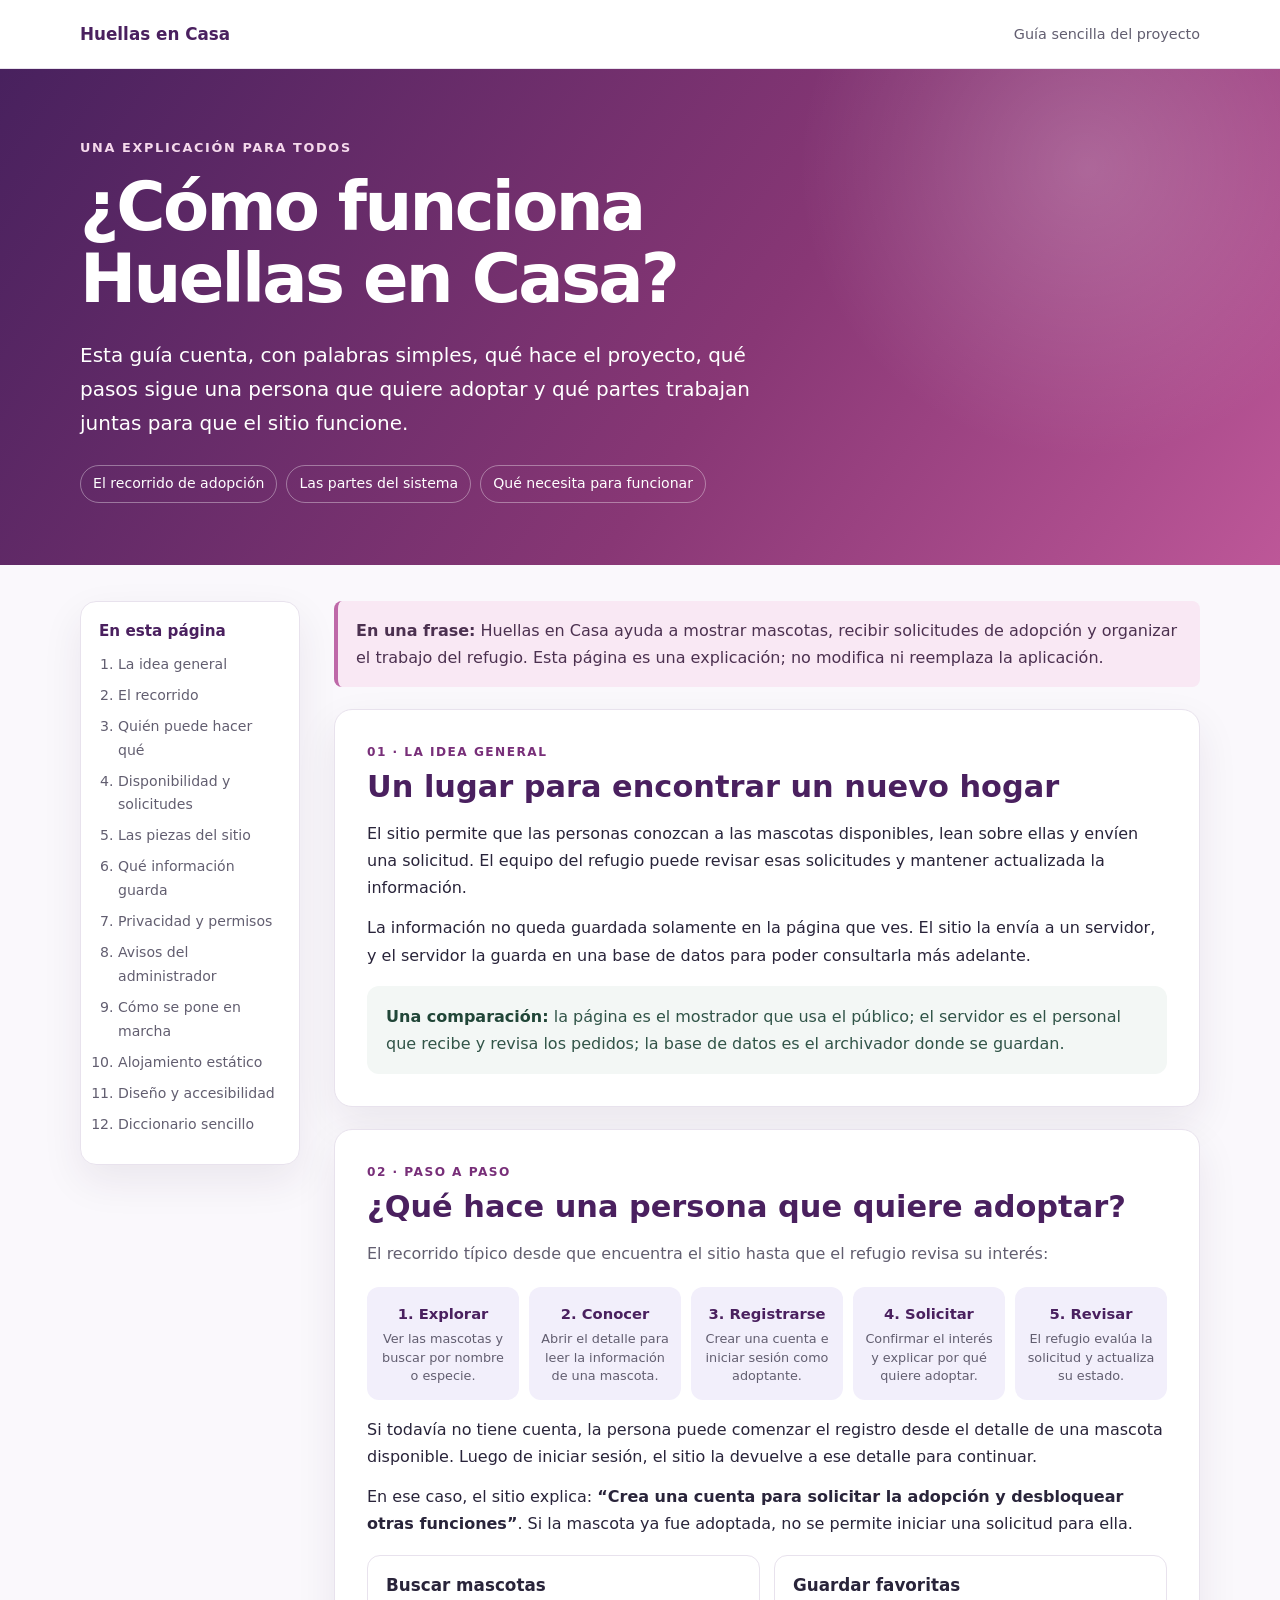
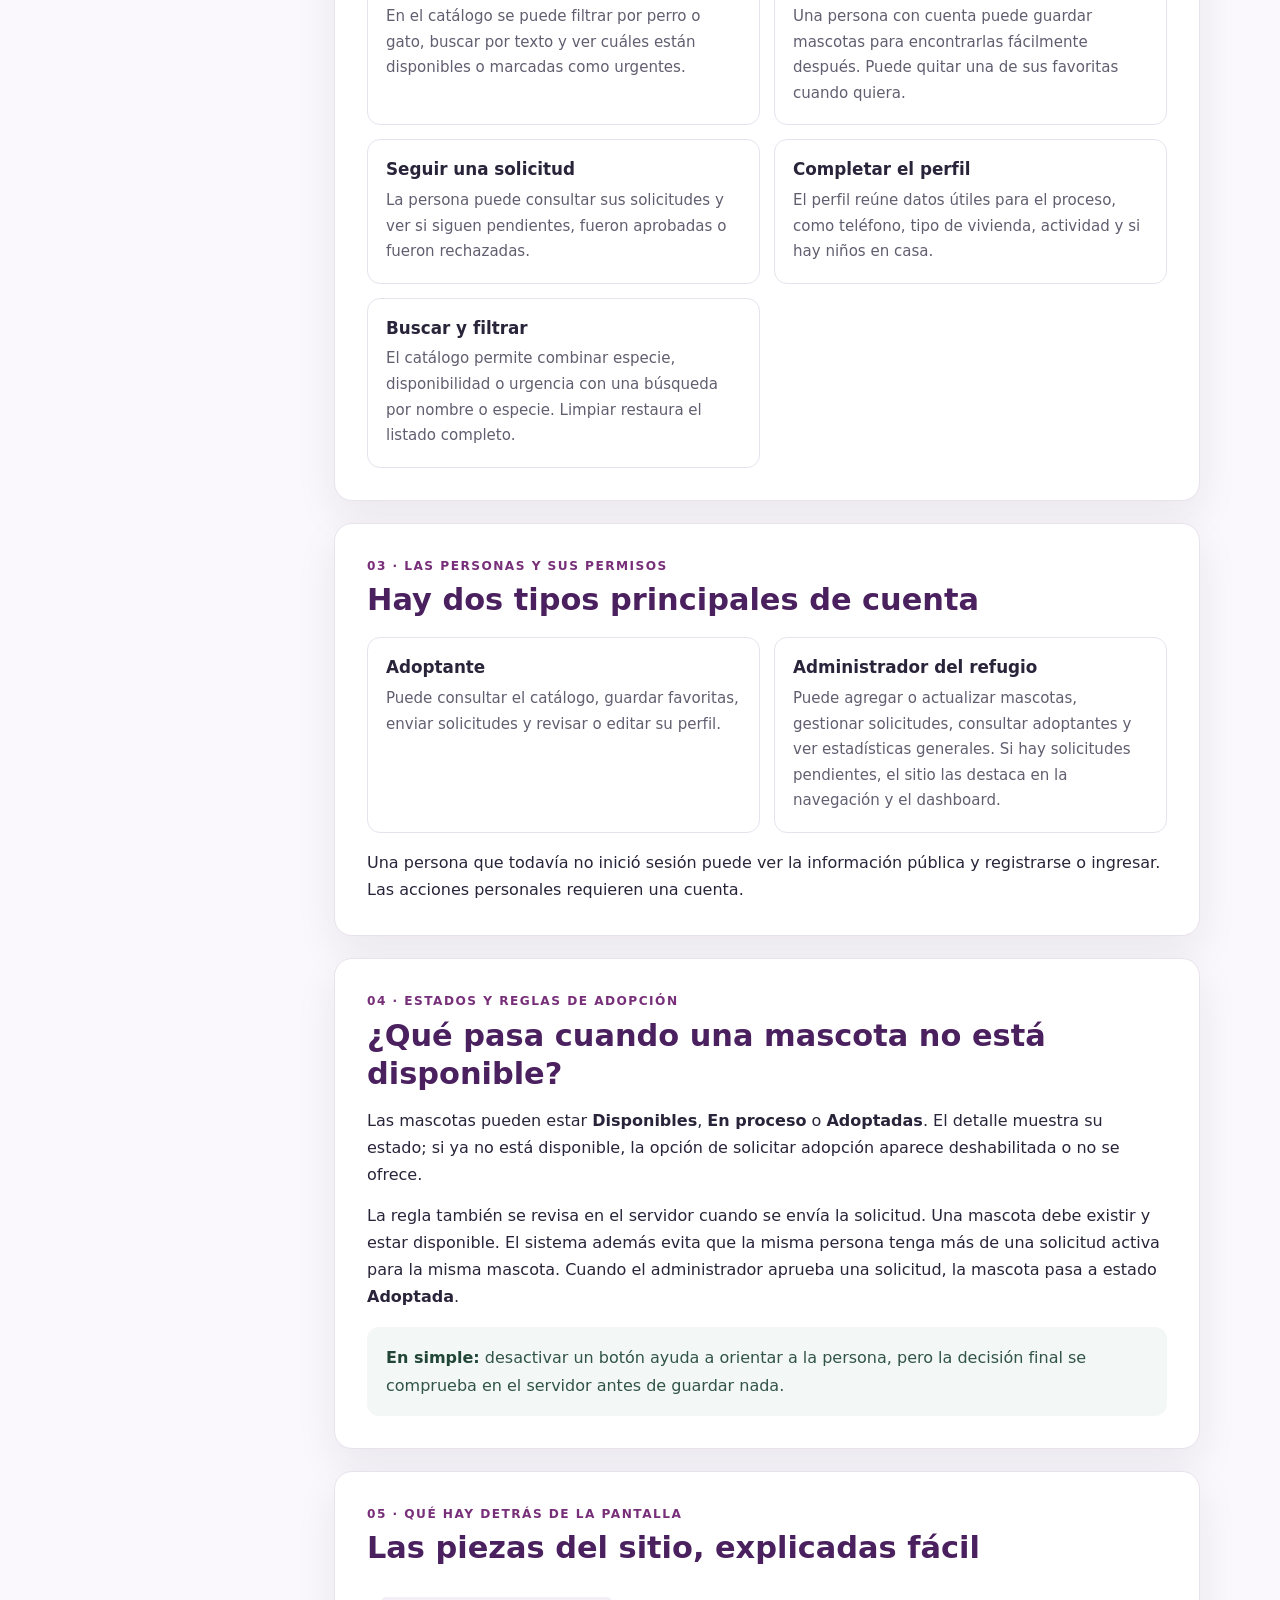
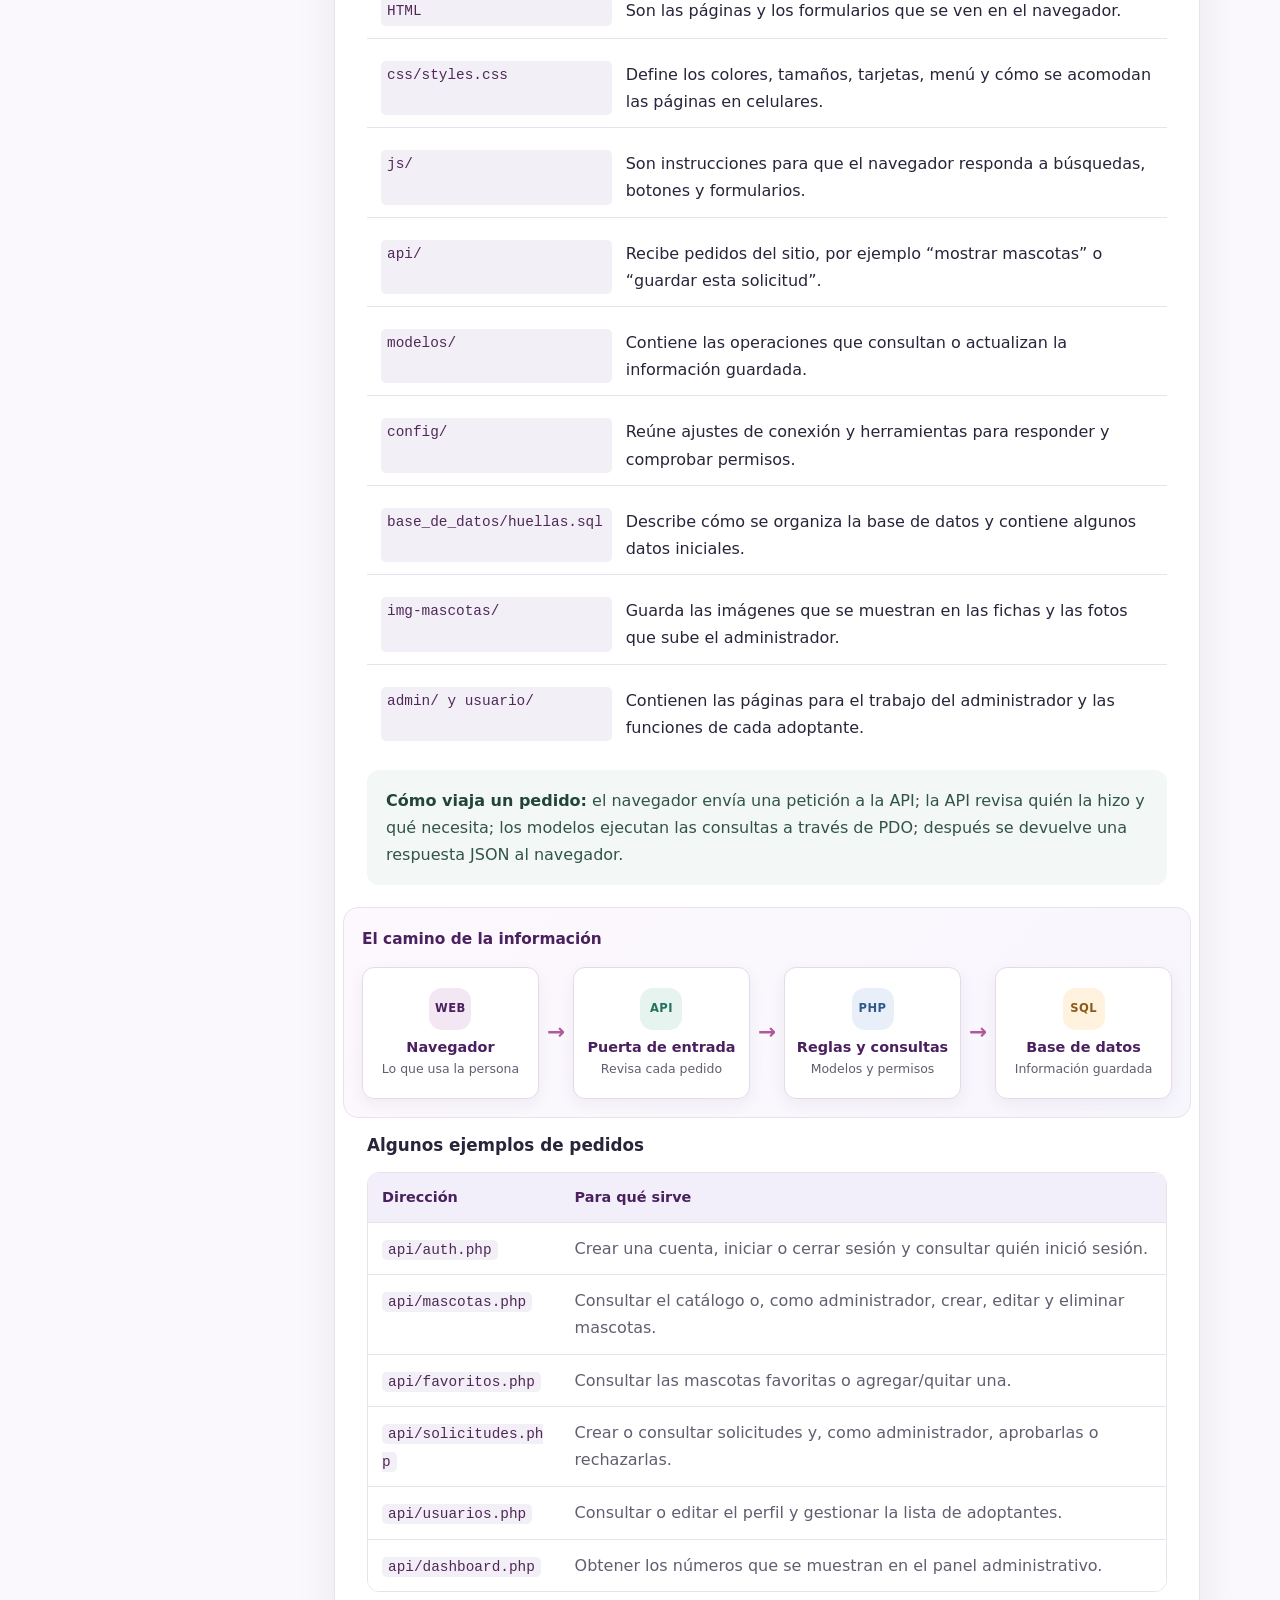
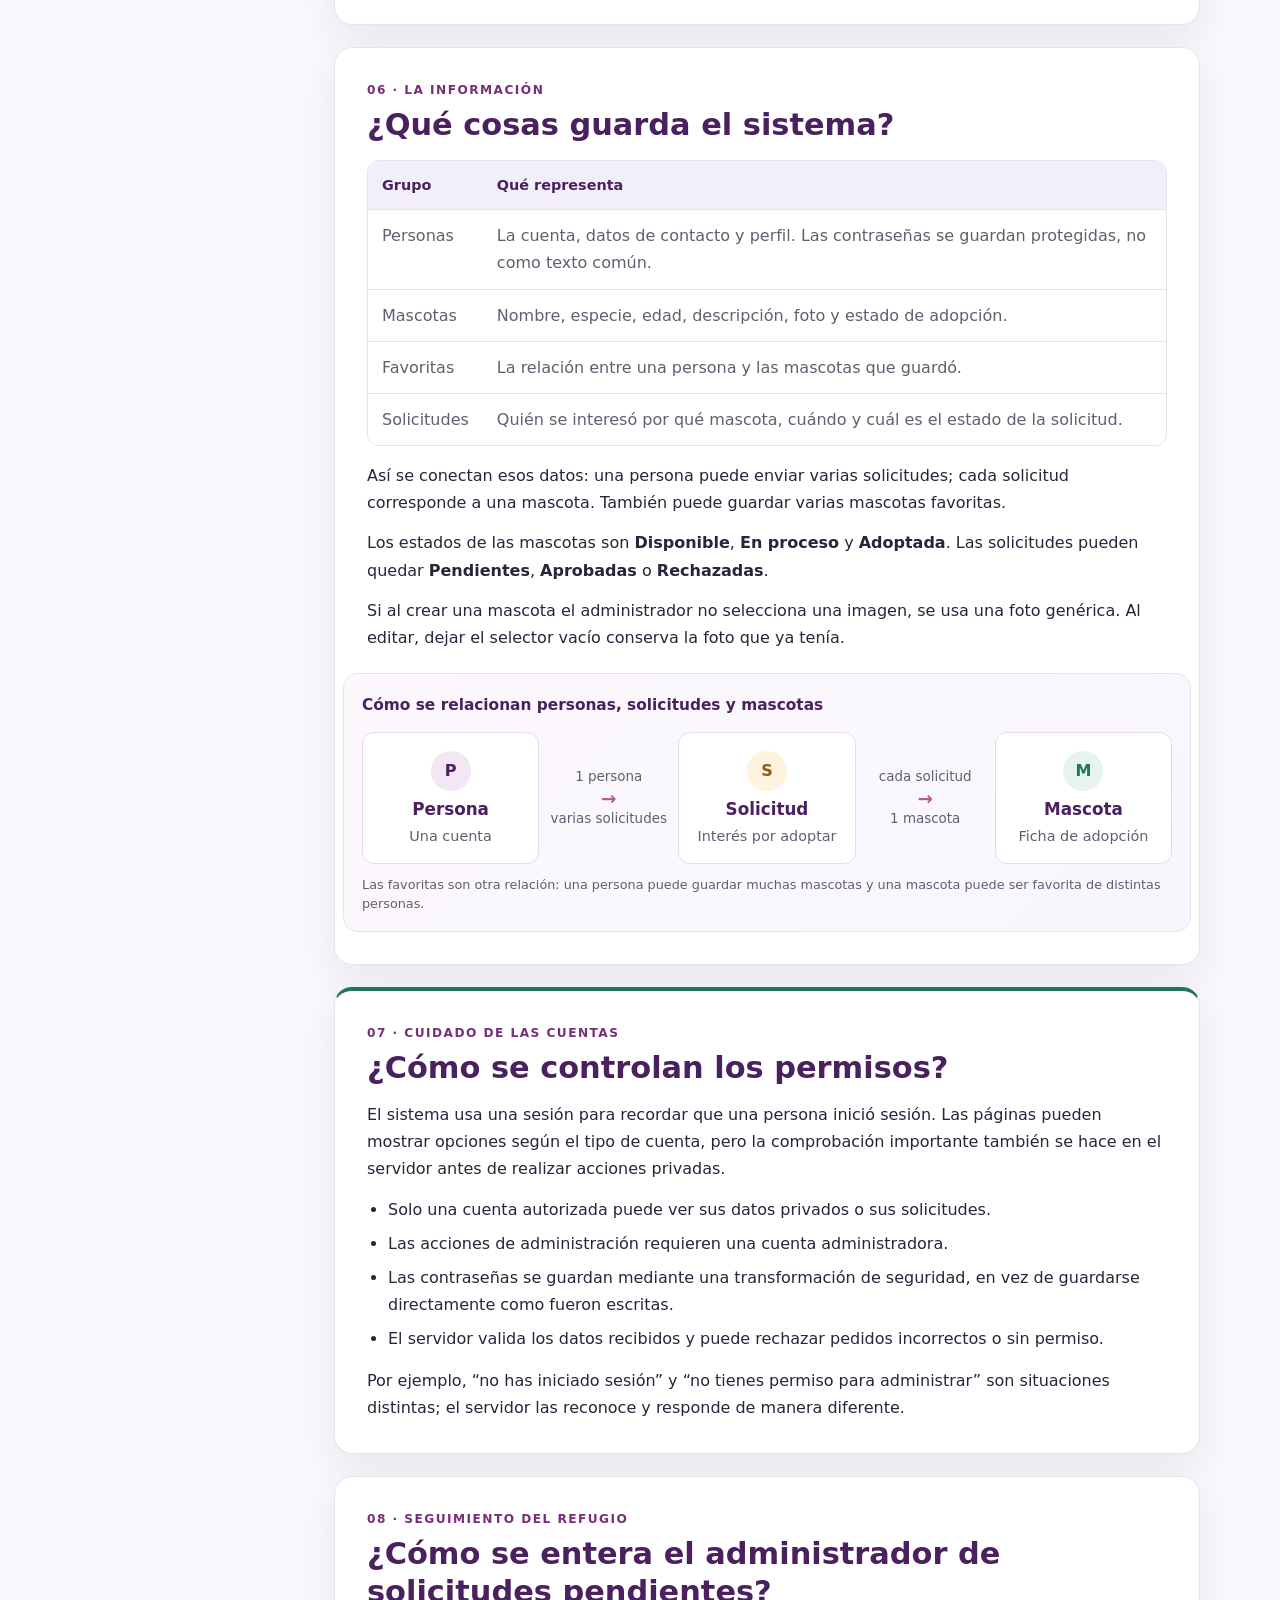
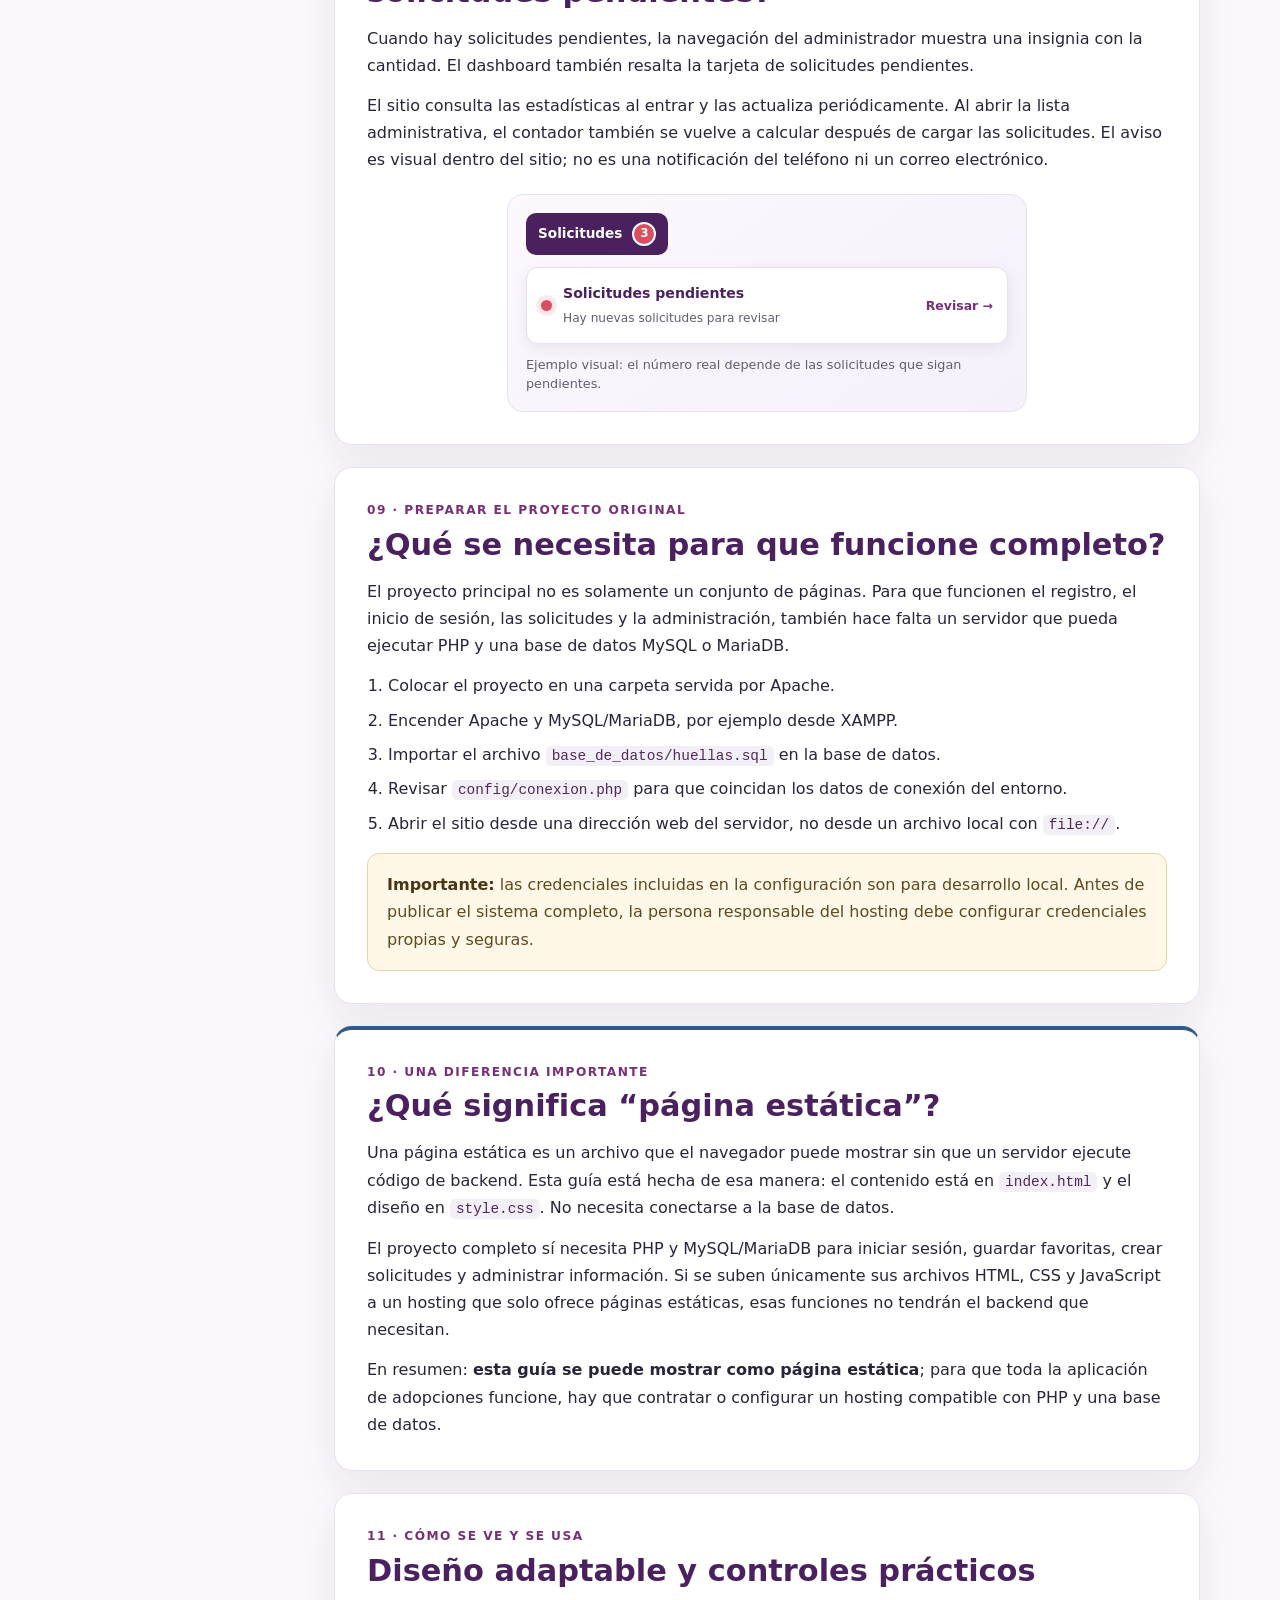
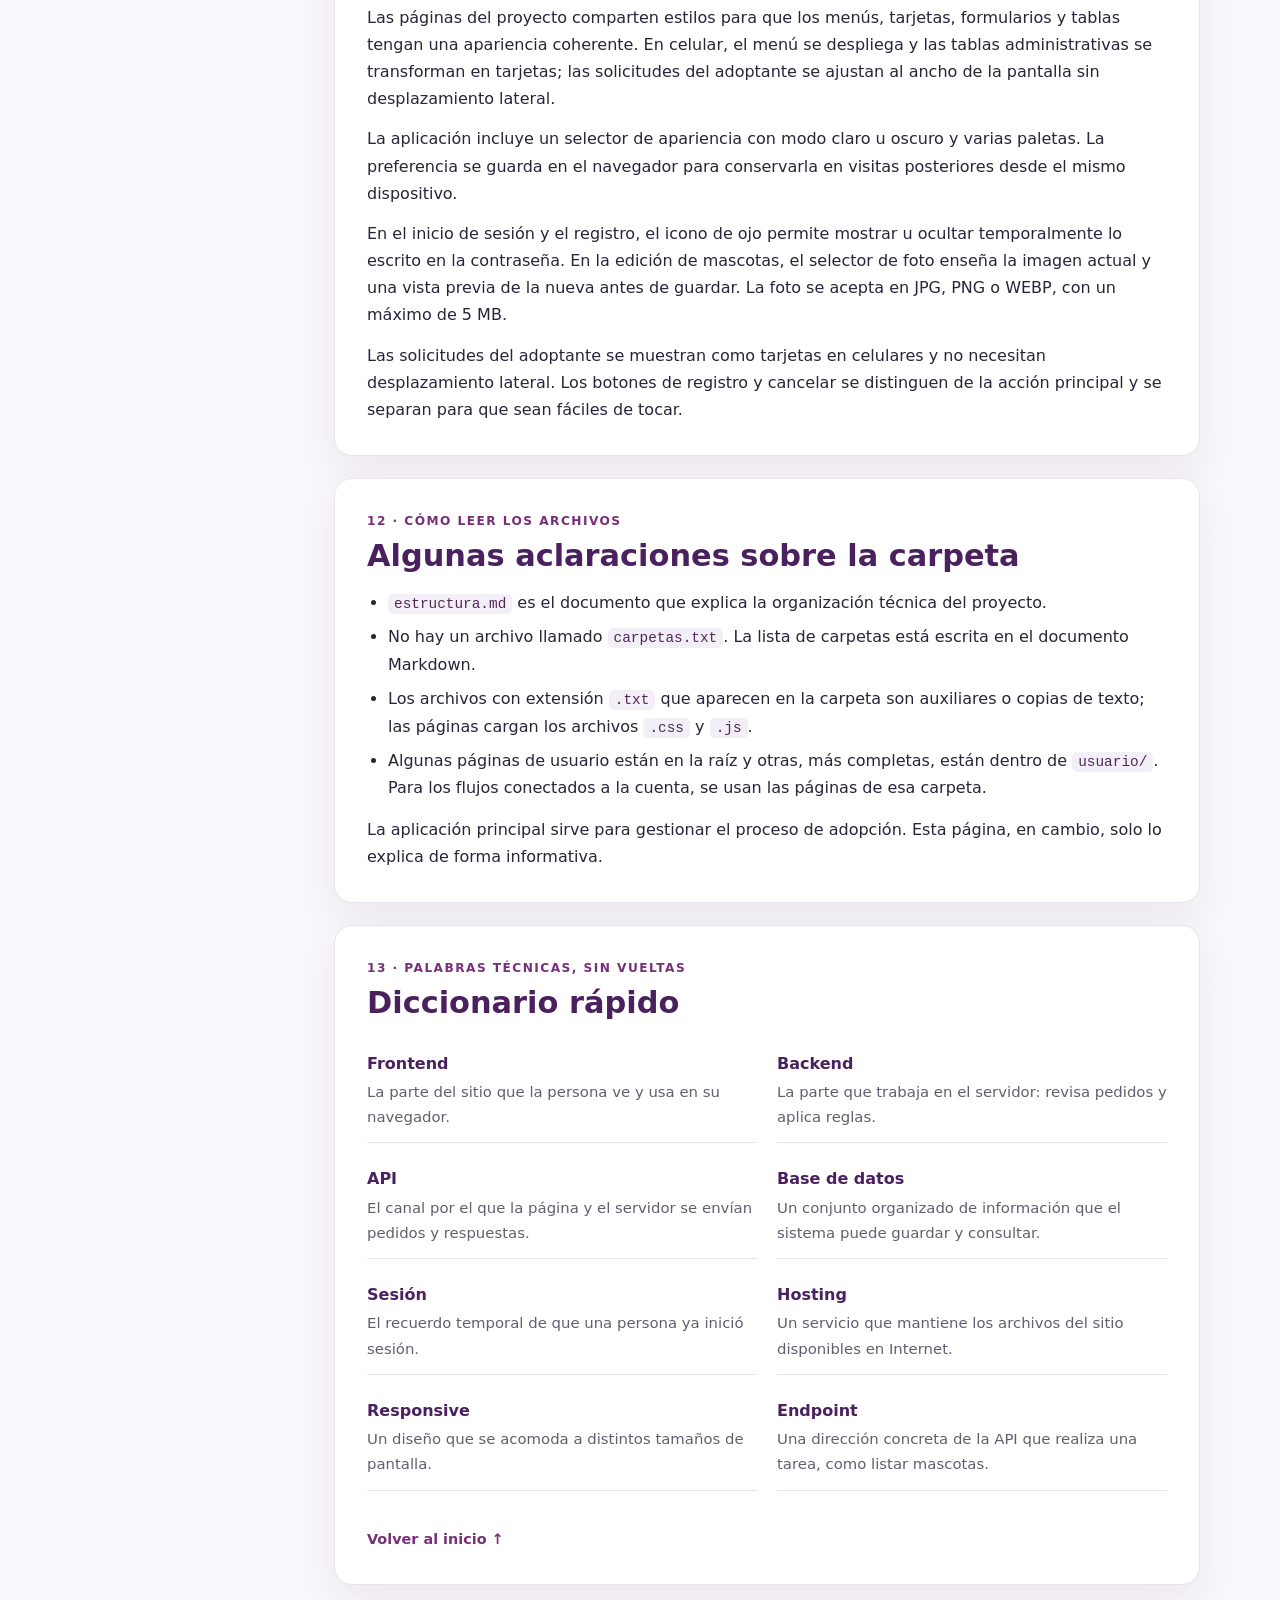
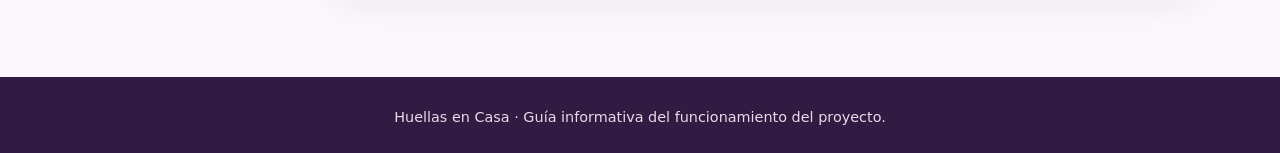
<file: index.html>
<!DOCTYPE html>
<html lang="es">
<head>
    <meta charset="UTF-8">
    <meta name="viewport" content="width=device-width, initial-scale=1">
    <meta name="description" content="Una guía sencilla para entender qué hace Huellas en Casa y cómo funciona por dentro.">
    <title>Cómo funciona Huellas en Casa</title>
    <link rel="stylesheet" href="style.css">
</head>
<body id="arriba">
    <header class="topbar">
        <div class="topbar-inner">
            <a class="brand" href="#arriba">Huellas en Casa</a>
            <span class="topbar-note">Guía sencilla del proyecto</span>
        </div>
    </header>

    <section class="hero" aria-labelledby="titulo">
        <div class="hero-inner">
            <p class="eyebrow">Una explicación para todos</p>
            <h1 id="titulo">¿Cómo funciona Huellas en Casa?</h1>
            <p class="hero-lead">Esta guía cuenta, con palabras simples, qué hace el proyecto, qué pasos sigue una persona que quiere adoptar y qué partes trabajan juntas para que el sitio funcione.</p>
            <div class="hero-tags" aria-label="Temas de la guía">
                <span>El recorrido de adopción</span>
                <span>Las partes del sistema</span>
                <span>Qué necesita para funcionar</span>
            </div>
        </div>
    </section>

    <div class="page-layout">
        <aside class="contents" aria-label="Contenido de la guía">
            <h2>En esta página</h2>
            <ol>
                <li><a href="#resumen">La idea general</a></li>
                <li><a href="#recorrido">El recorrido</a></li>
                <li><a href="#personas">Quién puede hacer qué</a></li>
                <li><a href="#estados">Disponibilidad y solicitudes</a></li>
                <li><a href="#piezas">Las piezas del sitio</a></li>
                <li><a href="#datos">Qué información guarda</a></li>
                <li><a href="#seguridad">Privacidad y permisos</a></li>
                <li><a href="#avisos">Avisos del administrador</a></li>
                <li><a href="#puesta-en-marcha">Cómo se pone en marcha</a></li>
                <li><a href="#estatica">Alojamiento estático</a></li>
                <li><a href="#apariencia">Diseño y accesibilidad</a></li>
                <li><a href="#diccionario">Diccionario sencillo</a></li>
            </ol>
        </aside>

        <main>
            <p class="intro-note"><strong>En una frase:</strong> Huellas en Casa ayuda a mostrar mascotas, recibir solicitudes de adopción y organizar el trabajo del refugio. Esta página es una explicación; no modifica ni reemplaza la aplicación.</p>

            <section class="guide-section" id="resumen">
                <p class="section-kicker">01 · La idea general</p>
                <h2>Un lugar para encontrar un nuevo hogar</h2>
                <p>El sitio permite que las personas conozcan a las mascotas disponibles, lean sobre ellas y envíen una solicitud. El equipo del refugio puede revisar esas solicitudes y mantener actualizada la información.</p>
                <p>La información no queda guardada solamente en la página que ves. El sitio la envía a un servidor, y el servidor la guarda en una base de datos para poder consultarla más adelante.</p>
                <div class="analogy"><strong>Una comparación:</strong> la página es el mostrador que usa el público; el servidor es el personal que recibe y revisa los pedidos; la base de datos es el archivador donde se guardan.</div>
            </section>

            <section class="guide-section" id="recorrido">
                <p class="section-kicker">02 · Paso a paso</p>
                <h2>¿Qué hace una persona que quiere adoptar?</h2>
                <p class="muted">El recorrido típico desde que encuentra el sitio hasta que el refugio revisa su interés:</p>
                <div class="flow" aria-label="Pasos para solicitar una adopción">
                    <div class="flow-step"><strong>1. Explorar</strong><span>Ver las mascotas y buscar por nombre o especie.</span></div>
                    <div class="flow-step"><strong>2. Conocer</strong><span>Abrir el detalle para leer la información de una mascota.</span></div>
                    <div class="flow-step"><strong>3. Registrarse</strong><span>Crear una cuenta e iniciar sesión como adoptante.</span></div>
                    <div class="flow-step"><strong>4. Solicitar</strong><span>Confirmar el interés y explicar por qué quiere adoptar.</span></div>
                    <div class="flow-step"><strong>5. Revisar</strong><span>El refugio evalúa la solicitud y actualiza su estado.</span></div>
                </div>
                <p class="space-top">Si todavía no tiene cuenta, la persona puede comenzar el registro desde el detalle de una mascota disponible. Luego de iniciar sesión, el sitio la devuelve a ese detalle para continuar.</p>
                <p>En ese caso, el sitio explica: <strong>“Crea una cuenta para solicitar la adopción y desbloquear otras funciones”</strong>. Si la mascota ya fue adoptada, no se permite iniciar una solicitud para ella.</p>
                <div class="grid">
                    <article class="mini-card">
                        <h3>Buscar mascotas</h3>
                        <p>En el catálogo se puede filtrar por perro o gato, buscar por texto y ver cuáles están disponibles o marcadas como urgentes.</p>
                    </article>
                    <article class="mini-card">
                        <h3>Guardar favoritas</h3>
                        <p>Una persona con cuenta puede guardar mascotas para encontrarlas fácilmente después. Puede quitar una de sus favoritas cuando quiera.</p>
                    </article>
                    <article class="mini-card">
                        <h3>Seguir una solicitud</h3>
                        <p>La persona puede consultar sus solicitudes y ver si siguen pendientes, fueron aprobadas o fueron rechazadas.</p>
                    </article>
                    <article class="mini-card">
                        <h3>Completar el perfil</h3>
                        <p>El perfil reúne datos útiles para el proceso, como teléfono, tipo de vivienda, actividad y si hay niños en casa.</p>
                    </article>
                    <article class="mini-card">
                        <h3>Buscar y filtrar</h3>
                        <p>El catálogo permite combinar especie, disponibilidad o urgencia con una búsqueda por nombre o especie. Limpiar restaura el listado completo.</p>
                    </article>
                </div>
            </section>

            <section class="guide-section" id="personas">
                <p class="section-kicker">03 · Las personas y sus permisos</p>
                <h2>Hay dos tipos principales de cuenta</h2>
                <div class="grid">
                    <article class="mini-card">
                        <h3>Adoptante</h3>
                        <p>Puede consultar el catálogo, guardar favoritas, enviar solicitudes y revisar o editar su perfil.</p>
                    </article>
                    <article class="mini-card">
                        <h3>Administrador del refugio</h3>
                        <p>Puede agregar o actualizar mascotas, gestionar solicitudes, consultar adoptantes y ver estadísticas generales. Si hay solicitudes pendientes, el sitio las destaca en la navegación y el dashboard.</p>
                    </article>
                </div>
                <p class="space-top">Una persona que todavía no inició sesión puede ver la información pública y registrarse o ingresar. Las acciones personales requieren una cuenta.</p>
            </section>

            <section class="guide-section" id="estados">
                <p class="section-kicker">04 · Estados y reglas de adopción</p>
                <h2>¿Qué pasa cuando una mascota no está disponible?</h2>
                <p>Las mascotas pueden estar <strong>Disponibles</strong>, <strong>En proceso</strong> o <strong>Adoptadas</strong>. El detalle muestra su estado; si ya no está disponible, la opción de solicitar adopción aparece deshabilitada o no se ofrece.</p>
                <p>La regla también se revisa en el servidor cuando se envía la solicitud. Una mascota debe existir y estar disponible. El sistema además evita que la misma persona tenga más de una solicitud activa para la misma mascota. Cuando el administrador aprueba una solicitud, la mascota pasa a estado <strong>Adoptada</strong>.</p>
                <div class="analogy"><strong>En simple:</strong> desactivar un botón ayuda a orientar a la persona, pero la decisión final se comprueba en el servidor antes de guardar nada.</div>
            </section>

            <section class="guide-section" id="piezas">
                <p class="section-kicker">05 · Qué hay detrás de la pantalla</p>
                <h2>Las piezas del sitio, explicadas fácil</h2>
                <div class="file-map">
                    <div class="file-row"><code>HTML</code><span>Son las páginas y los formularios que se ven en el navegador.</span></div>
                    <div class="file-row"><code>css/styles.css</code><span>Define los colores, tamaños, tarjetas, menú y cómo se acomodan las páginas en celulares.</span></div>
                    <div class="file-row"><code>js/</code><span>Son instrucciones para que el navegador responda a búsquedas, botones y formularios.</span></div>
                    <div class="file-row"><code>api/</code><span>Recibe pedidos del sitio, por ejemplo “mostrar mascotas” o “guardar esta solicitud”.</span></div>
                    <div class="file-row"><code>modelos/</code><span>Contiene las operaciones que consultan o actualizan la información guardada.</span></div>
                    <div class="file-row"><code>config/</code><span>Reúne ajustes de conexión y herramientas para responder y comprobar permisos.</span></div>
                    <div class="file-row"><code>base_de_datos/huellas.sql</code><span>Describe cómo se organiza la base de datos y contiene algunos datos iniciales.</span></div>
                    <div class="file-row"><code>img-mascotas/</code><span>Guarda las imágenes que se muestran en las fichas y las fotos que sube el administrador.</span></div>
                    <div class="file-row"><code>admin/ y usuario/</code><span>Contienen las páginas para el trabajo del administrador y las funciones de cada adoptante.</span></div>
                </div>
                <div class="analogy"><strong>Cómo viaja un pedido:</strong> el navegador envía una petición a la API; la API revisa quién la hizo y qué necesita; los modelos ejecutan las consultas a través de PDO; después se devuelve una respuesta JSON al navegador.</div>
                <figure class="system-diagram" aria-labelledby="mapa-sistema-titulo">
                    <figcaption id="mapa-sistema-titulo">El camino de la información</figcaption>
                    <div class="system-route" role="img" aria-label="Navegador conectado con API, PHP y base de datos">
                        <div class="system-node">
                            <span class="node-symbol">WEB</span>
                            <strong>Navegador</strong>
                            <small>Lo que usa la persona</small>
                        </div>
                        <span class="route-arrow" aria-hidden="true">→</span>
                        <div class="system-node node-api">
                            <span class="node-symbol">API</span>
                            <strong>Puerta de entrada</strong>
                            <small>Revisa cada pedido</small>
                        </div>
                        <span class="route-arrow" aria-hidden="true">→</span>
                        <div class="system-node node-php">
                            <span class="node-symbol">PHP</span>
                            <strong>Reglas y consultas</strong>
                            <small>Modelos y permisos</small>
                        </div>
                        <span class="route-arrow" aria-hidden="true">→</span>
                        <div class="system-node node-data">
                            <span class="node-symbol">SQL</span>
                            <strong>Base de datos</strong>
                            <small>Información guardada</small>
                        </div>
                    </div>
                </figure>
                <h3 class="space-top">Algunos ejemplos de pedidos</h3>
                <div class="table-wrap">
                    <table>
                        <thead><tr><th>Dirección</th><th>Para qué sirve</th></tr></thead>
                        <tbody>
                            <tr><td><code>api/auth.php</code></td><td>Crear una cuenta, iniciar o cerrar sesión y consultar quién inició sesión.</td></tr>
                            <tr><td><code>api/mascotas.php</code></td><td>Consultar el catálogo o, como administrador, crear, editar y eliminar mascotas.</td></tr>
                            <tr><td><code>api/favoritos.php</code></td><td>Consultar las mascotas favoritas o agregar/quitar una.</td></tr>
                            <tr><td><code>api/solicitudes.php</code></td><td>Crear o consultar solicitudes y, como administrador, aprobarlas o rechazarlas.</td></tr>
                            <tr><td><code>api/usuarios.php</code></td><td>Consultar o editar el perfil y gestionar la lista de adoptantes.</td></tr>
                            <tr><td><code>api/dashboard.php</code></td><td>Obtener los números que se muestran en el panel administrativo.</td></tr>
                        </tbody>
                    </table>
                </div>
            </section>

            <section class="guide-section" id="datos">
                <p class="section-kicker">06 · La información</p>
                <h2>¿Qué cosas guarda el sistema?</h2>
                <div class="table-wrap">
                    <table>
                        <thead><tr><th>Grupo</th><th>Qué representa</th></tr></thead>
                        <tbody>
                            <tr><td>Personas</td><td>La cuenta, datos de contacto y perfil. Las contraseñas se guardan protegidas, no como texto común.</td></tr>
                            <tr><td>Mascotas</td><td>Nombre, especie, edad, descripción, foto y estado de adopción.</td></tr>
                            <tr><td>Favoritas</td><td>La relación entre una persona y las mascotas que guardó.</td></tr>
                            <tr><td>Solicitudes</td><td>Quién se interesó por qué mascota, cuándo y cuál es el estado de la solicitud.</td></tr>
                        </tbody>
                    </table>
                </div>
                <p class="space-top">Así se conectan esos datos: una persona puede enviar varias solicitudes; cada solicitud corresponde a una mascota. También puede guardar varias mascotas favoritas.</p>
                <p>Los estados de las mascotas son <strong>Disponible</strong>, <strong>En proceso</strong> y <strong>Adoptada</strong>. Las solicitudes pueden quedar <strong>Pendientes</strong>, <strong>Aprobadas</strong> o <strong>Rechazadas</strong>.</p>
                <p>Si al crear una mascota el administrador no selecciona una imagen, se usa una foto genérica. Al editar, dejar el selector vacío conserva la foto que ya tenía.</p>

                <figure class="data-diagram" aria-labelledby="relaciones-titulo">
                    <figcaption id="relaciones-titulo">Cómo se relacionan personas, solicitudes y mascotas</figcaption>
                    <div class="data-links" role="img" aria-label="Una persona puede tener varias solicitudes; cada solicitud corresponde a una mascota. Personas y mascotas también se conectan mediante favoritos.">
                        <div class="data-node">
                            <span class="data-icon" aria-hidden="true">P</span>
                            <strong>Persona</strong>
                            <small>Una cuenta</small>
                        </div>
                        <div class="data-connection">
                            <span>1 persona</span>
                            <b aria-hidden="true">→</b>
                            <span>varias solicitudes</span>
                        </div>
                        <div class="data-node request-node">
                            <span class="data-icon" aria-hidden="true">S</span>
                            <strong>Solicitud</strong>
                            <small>Interés por adoptar</small>
                        </div>
                        <div class="data-connection">
                            <span>cada solicitud</span>
                            <b aria-hidden="true">→</b>
                            <span>1 mascota</span>
                        </div>
                        <div class="data-node pet-node">
                            <span class="data-icon" aria-hidden="true">M</span>
                            <strong>Mascota</strong>
                            <small>Ficha de adopción</small>
                        </div>
                    </div>
                    <p class="diagram-caption">Las favoritas son otra relación: una persona puede guardar muchas mascotas y una mascota puede ser favorita de distintas personas.</p>
                </figure>
            </section>

            <section class="guide-section security" id="seguridad">
                <p class="section-kicker">07 · Cuidado de las cuentas</p>
                <h2>¿Cómo se controlan los permisos?</h2>
                <p>El sistema usa una sesión para recordar que una persona inició sesión. Las páginas pueden mostrar opciones según el tipo de cuenta, pero la comprobación importante también se hace en el servidor antes de realizar acciones privadas.</p>
                <ul class="plain-list">
                    <li>Solo una cuenta autorizada puede ver sus datos privados o sus solicitudes.</li>
                    <li>Las acciones de administración requieren una cuenta administradora.</li>
                    <li>Las contraseñas se guardan mediante una transformación de seguridad, en vez de guardarse directamente como fueron escritas.</li>
                    <li>El servidor valida los datos recibidos y puede rechazar pedidos incorrectos o sin permiso.</li>
                </ul>
                <p class="space-top-small">Por ejemplo, “no has iniciado sesión” y “no tienes permiso para administrar” son situaciones distintas; el servidor las reconoce y responde de manera diferente.</p>
            </section>

            <section class="guide-section" id="avisos">
                <p class="section-kicker">08 · Seguimiento del refugio</p>
                <h2>¿Cómo se entera el administrador de solicitudes pendientes?</h2>
                <p>Cuando hay solicitudes pendientes, la navegación del administrador muestra una insignia con la cantidad. El dashboard también resalta la tarjeta de solicitudes pendientes.</p>
                <p>El sitio consulta las estadísticas al entrar y las actualiza periódicamente. Al abrir la lista administrativa, el contador también se vuelve a calcular después de cargar las solicitudes. El aviso es visual dentro del sitio; no es una notificación del teléfono ni un correo electrónico.</p>
                <div class="admin-alert-graphic" role="img" aria-label="Ejemplo de aviso: tres solicitudes pendientes para revisar">
                    <div class="alert-nav">
                        <span>Solicitudes</span>
                        <b class="alert-count">3</b>
                    </div>
                    <div class="alert-card">
                        <span class="alert-dot" aria-hidden="true"></span>
                        <span><strong>Solicitudes pendientes</strong><small>Hay nuevas solicitudes para revisar</small></span>
                        <span class="alert-action">Revisar →</span>
                    </div>
                    <p class="diagram-caption">Ejemplo visual: el número real depende de las solicitudes que sigan pendientes.</p>
                </div>
            </section>

            <section class="guide-section" id="puesta-en-marcha">
                <p class="section-kicker">09 · Preparar el proyecto original</p>
                <h2>¿Qué se necesita para que funcione completo?</h2>
                <p>El proyecto principal no es solamente un conjunto de páginas. Para que funcionen el registro, el inicio de sesión, las solicitudes y la administración, también hace falta un servidor que pueda ejecutar PHP y una base de datos MySQL o MariaDB.</p>
                <ol class="plain-list">
                    <li>Colocar el proyecto en una carpeta servida por Apache.</li>
                    <li>Encender Apache y MySQL/MariaDB, por ejemplo desde XAMPP.</li>
                    <li>Importar el archivo <code>base_de_datos/huellas.sql</code> en la base de datos.</li>
                    <li>Revisar <code>config/conexion.php</code> para que coincidan los datos de conexión del entorno.</li>
                    <li>Abrir el sitio desde una dirección web del servidor, no desde un archivo local con <code>file://</code>.</li>
                </ol>
                <div class="notice"><strong>Importante:</strong> las credenciales incluidas en la configuración son para desarrollo local. Antes de publicar el sistema completo, la persona responsable del hosting debe configurar credenciales propias y seguras.</div>
            </section>

            <section class="guide-section static-note" id="estatica">
                <p class="section-kicker">10 · Una diferencia importante</p>
                <h2>¿Qué significa “página estática”?</h2>
                <p>Una página estática es un archivo que el navegador puede mostrar sin que un servidor ejecute código de backend. Esta guía está hecha de esa manera: el contenido está en <code>index.html</code> y el diseño en <code>style.css</code>. No necesita conectarse a la base de datos.</p>
                <p>El proyecto completo sí necesita PHP y MySQL/MariaDB para iniciar sesión, guardar favoritas, crear solicitudes y administrar información. Si se suben únicamente sus archivos HTML, CSS y JavaScript a un hosting que solo ofrece páginas estáticas, esas funciones no tendrán el backend que necesitan.</p>
                <p>En resumen: <strong>esta guía se puede mostrar como página estática</strong>; para que toda la aplicación de adopciones funcione, hay que contratar o configurar un hosting compatible con PHP y una base de datos.</p>
            </section>

            <section class="guide-section" id="apariencia">
                <p class="section-kicker">11 · Cómo se ve y se usa</p>
                <h2>Diseño adaptable y controles prácticos</h2>
                <p>Las páginas del proyecto comparten estilos para que los menús, tarjetas, formularios y tablas tengan una apariencia coherente. En celular, el menú se despliega y las tablas administrativas se transforman en tarjetas; las solicitudes del adoptante se ajustan al ancho de la pantalla sin desplazamiento lateral.</p>
                <p>La aplicación incluye un selector de apariencia con modo claro u oscuro y varias paletas. La preferencia se guarda en el navegador para conservarla en visitas posteriores desde el mismo dispositivo.</p>
                <p>En el inicio de sesión y el registro, el icono de ojo permite mostrar u ocultar temporalmente lo escrito en la contraseña. En la edición de mascotas, el selector de foto enseña la imagen actual y una vista previa de la nueva antes de guardar. La foto se acepta en JPG, PNG o WEBP, con un máximo de 5 MB.</p>
                <p>Las solicitudes del adoptante se muestran como tarjetas en celulares y no necesitan desplazamiento lateral. Los botones de registro y cancelar se distinguen de la acción principal y se separan para que sean fáciles de tocar.</p>
            </section>

            <section class="guide-section" id="estado-actual">
                <p class="section-kicker">12 · Cómo leer los archivos</p>
                <h2>Algunas aclaraciones sobre la carpeta</h2>
                <ul class="plain-list">
                    <li><code>estructura.md</code> es el documento que explica la organización técnica del proyecto.</li>
                    <li>No hay un archivo llamado <code>carpetas.txt</code>. La lista de carpetas está escrita en el documento Markdown.</li>
                    <li>Los archivos con extensión <code>.txt</code> que aparecen en la carpeta son auxiliares o copias de texto; las páginas cargan los archivos <code>.css</code> y <code>.js</code>.</li>
                    <li>Algunas páginas de usuario están en la raíz y otras, más completas, están dentro de <code>usuario/</code>. Para los flujos conectados a la cuenta, se usan las páginas de esa carpeta.</li>
                </ul>
                <p class="space-top-small">La aplicación principal sirve para gestionar el proceso de adopción. Esta página, en cambio, solo lo explica de forma informativa.</p>
            </section>

            <section class="guide-section" id="diccionario">
                <p class="section-kicker">13 · Palabras técnicas, sin vueltas</p>
                <h2>Diccionario rápido</h2>
                <dl class="glossary">
                    <div><dt>Frontend</dt><dd>La parte del sitio que la persona ve y usa en su navegador.</dd></div>
                    <div><dt>Backend</dt><dd>La parte que trabaja en el servidor: revisa pedidos y aplica reglas.</dd></div>
                    <div><dt>API</dt><dd>El canal por el que la página y el servidor se envían pedidos y respuestas.</dd></div>
                    <div><dt>Base de datos</dt><dd>Un conjunto organizado de información que el sistema puede guardar y consultar.</dd></div>
                    <div><dt>Sesión</dt><dd>El recuerdo temporal de que una persona ya inició sesión.</dd></div>
                    <div><dt>Hosting</dt><dd>Un servicio que mantiene los archivos del sitio disponibles en Internet.</dd></div>
                    <div><dt>Responsive</dt><dd>Un diseño que se acomoda a distintos tamaños de pantalla.</dd></div>
                    <div><dt>Endpoint</dt><dd>Una dirección concreta de la API que realiza una tarea, como listar mascotas.</dd></div>
                </dl>
                <a class="back-top" href="#arriba">Volver al inicio ↑</a>
            </section>
        </main>
    </div>

    <footer>
        <p>Huellas en Casa · Guía informativa del funcionamiento del proyecto.</p>
    </footer>
</body>
</html>
</file>
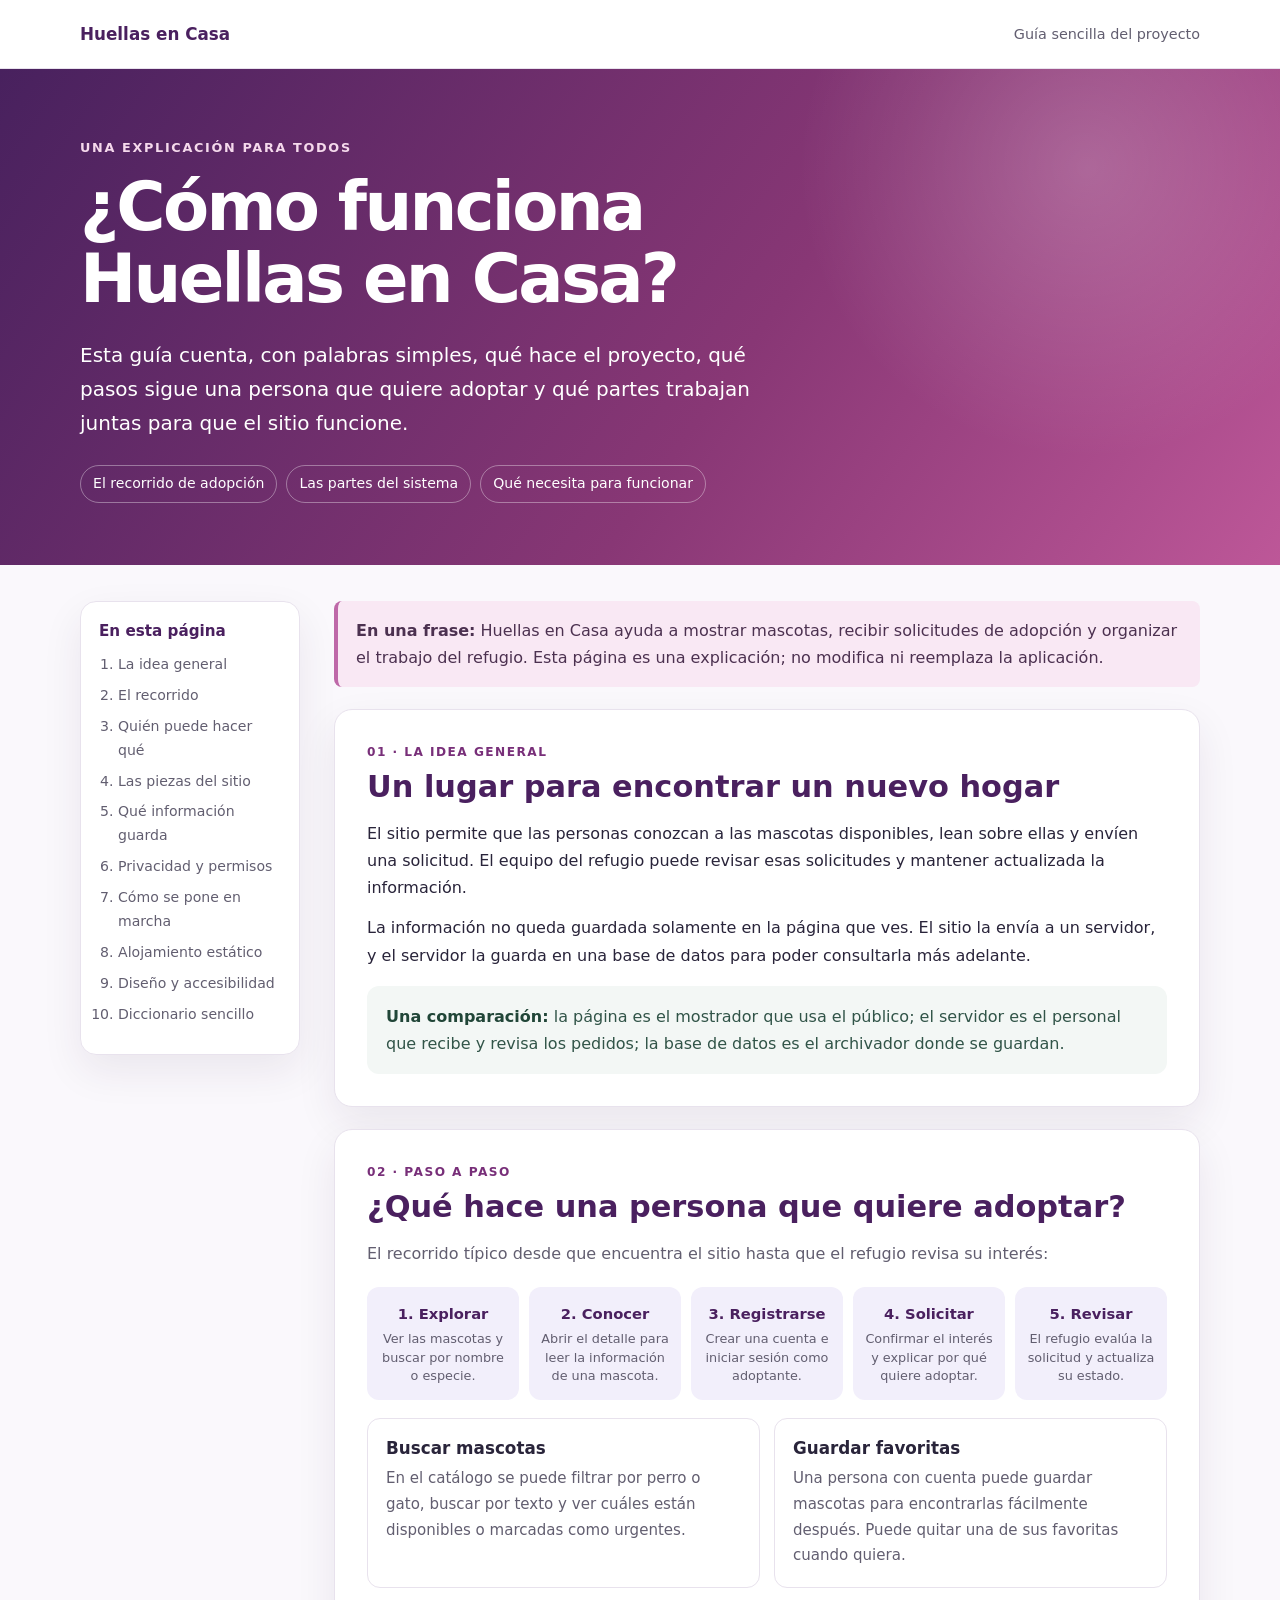
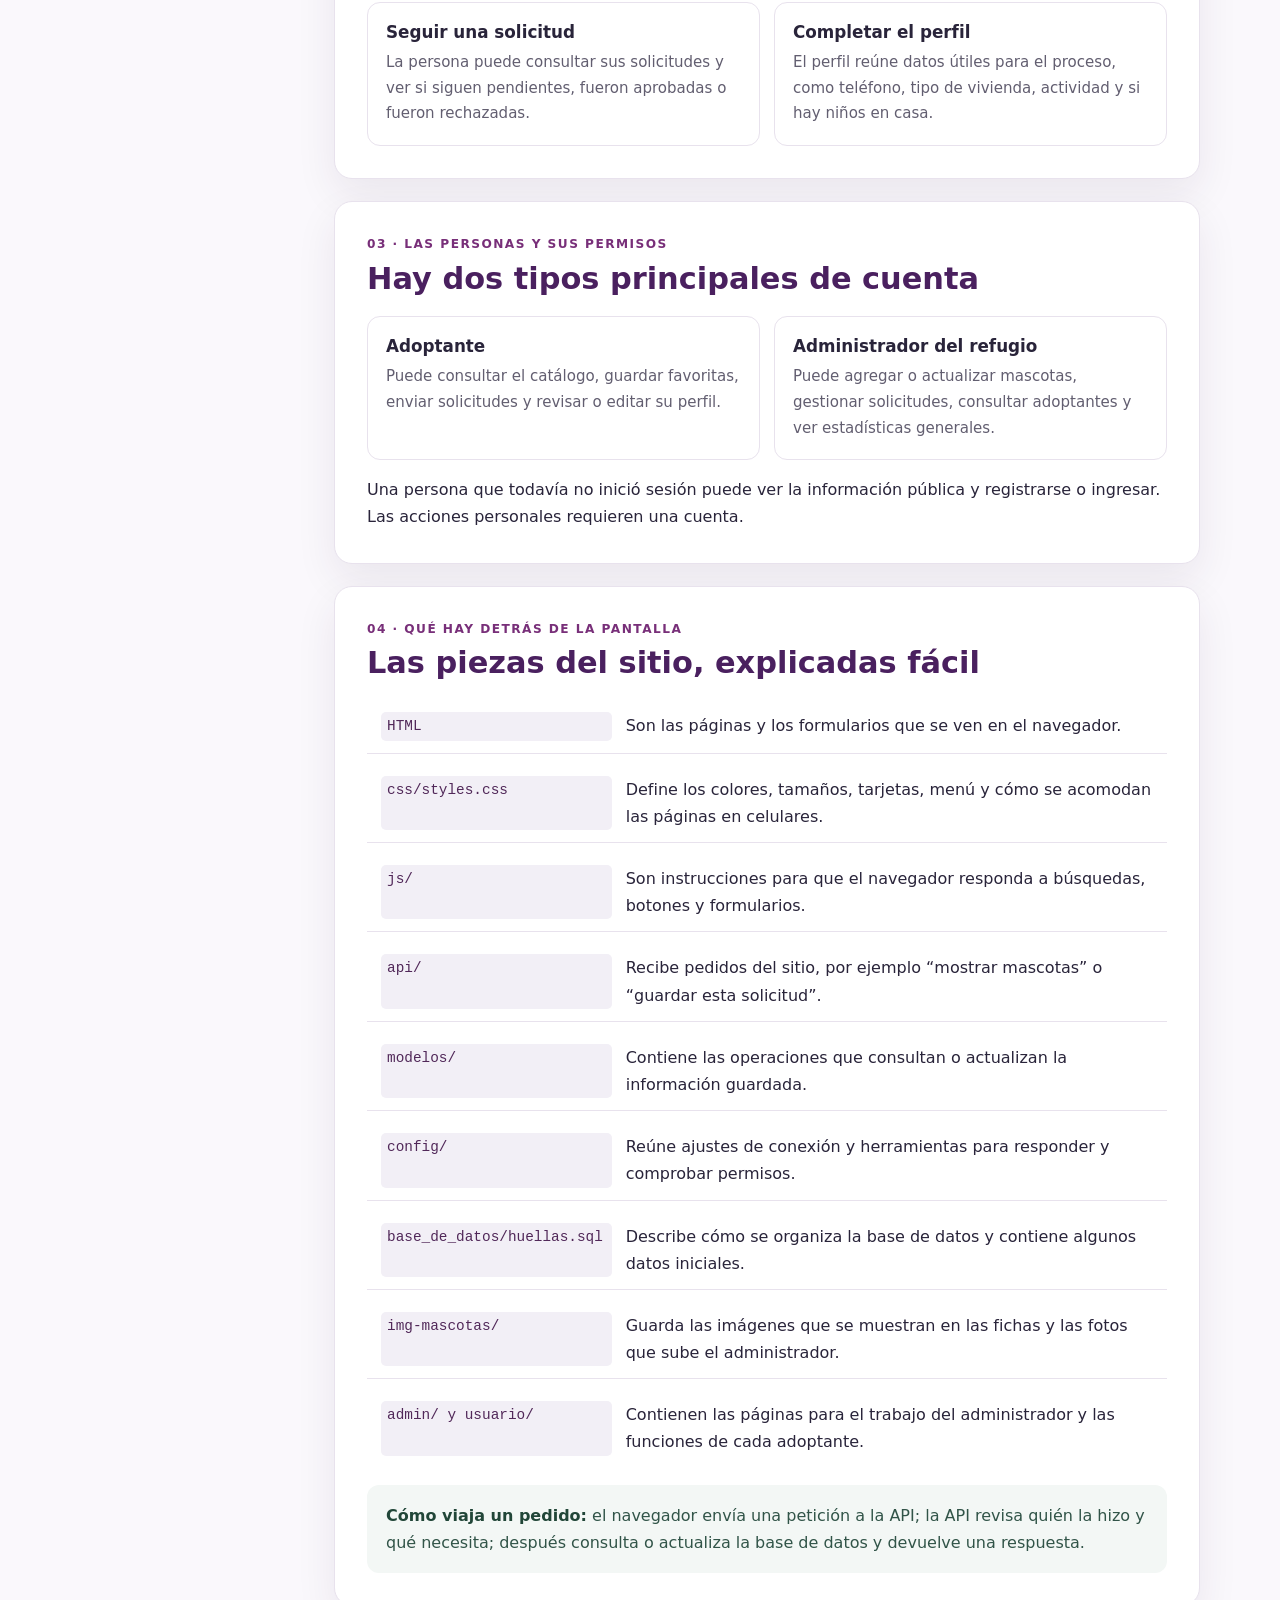
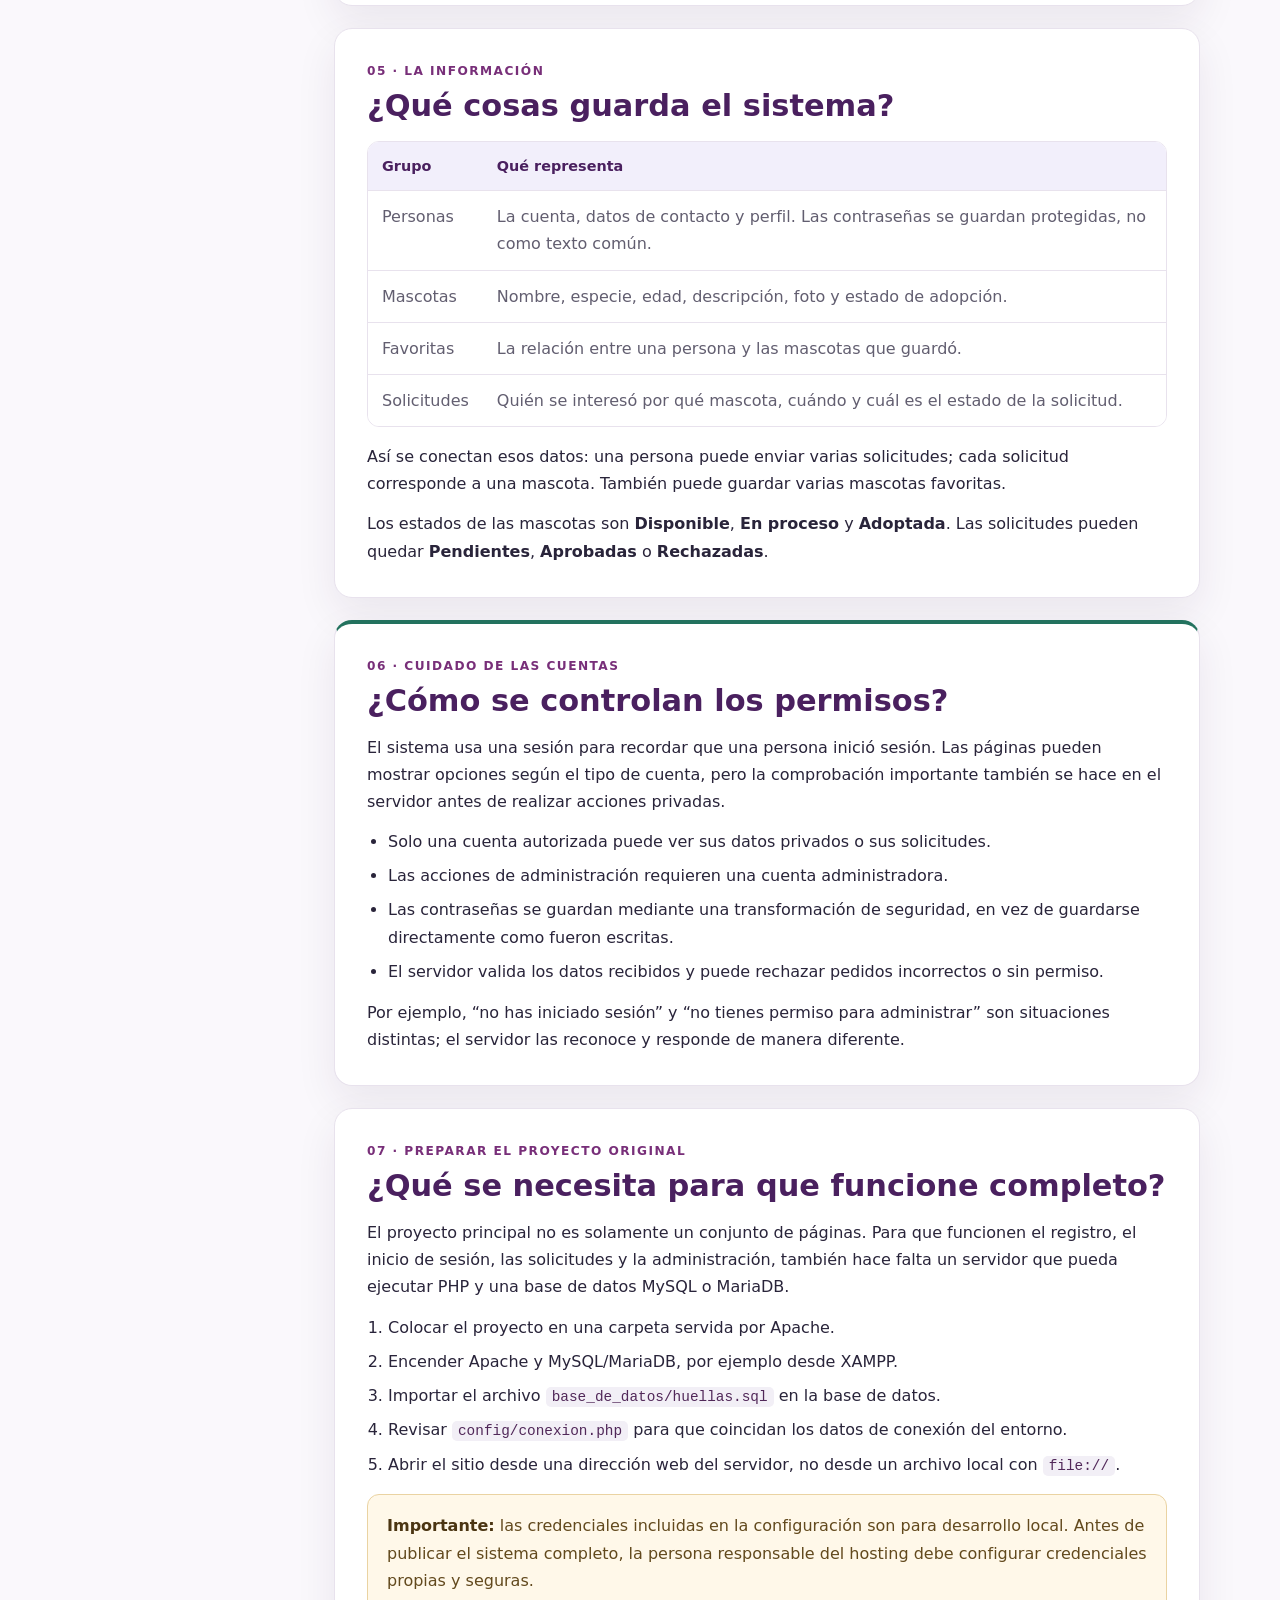
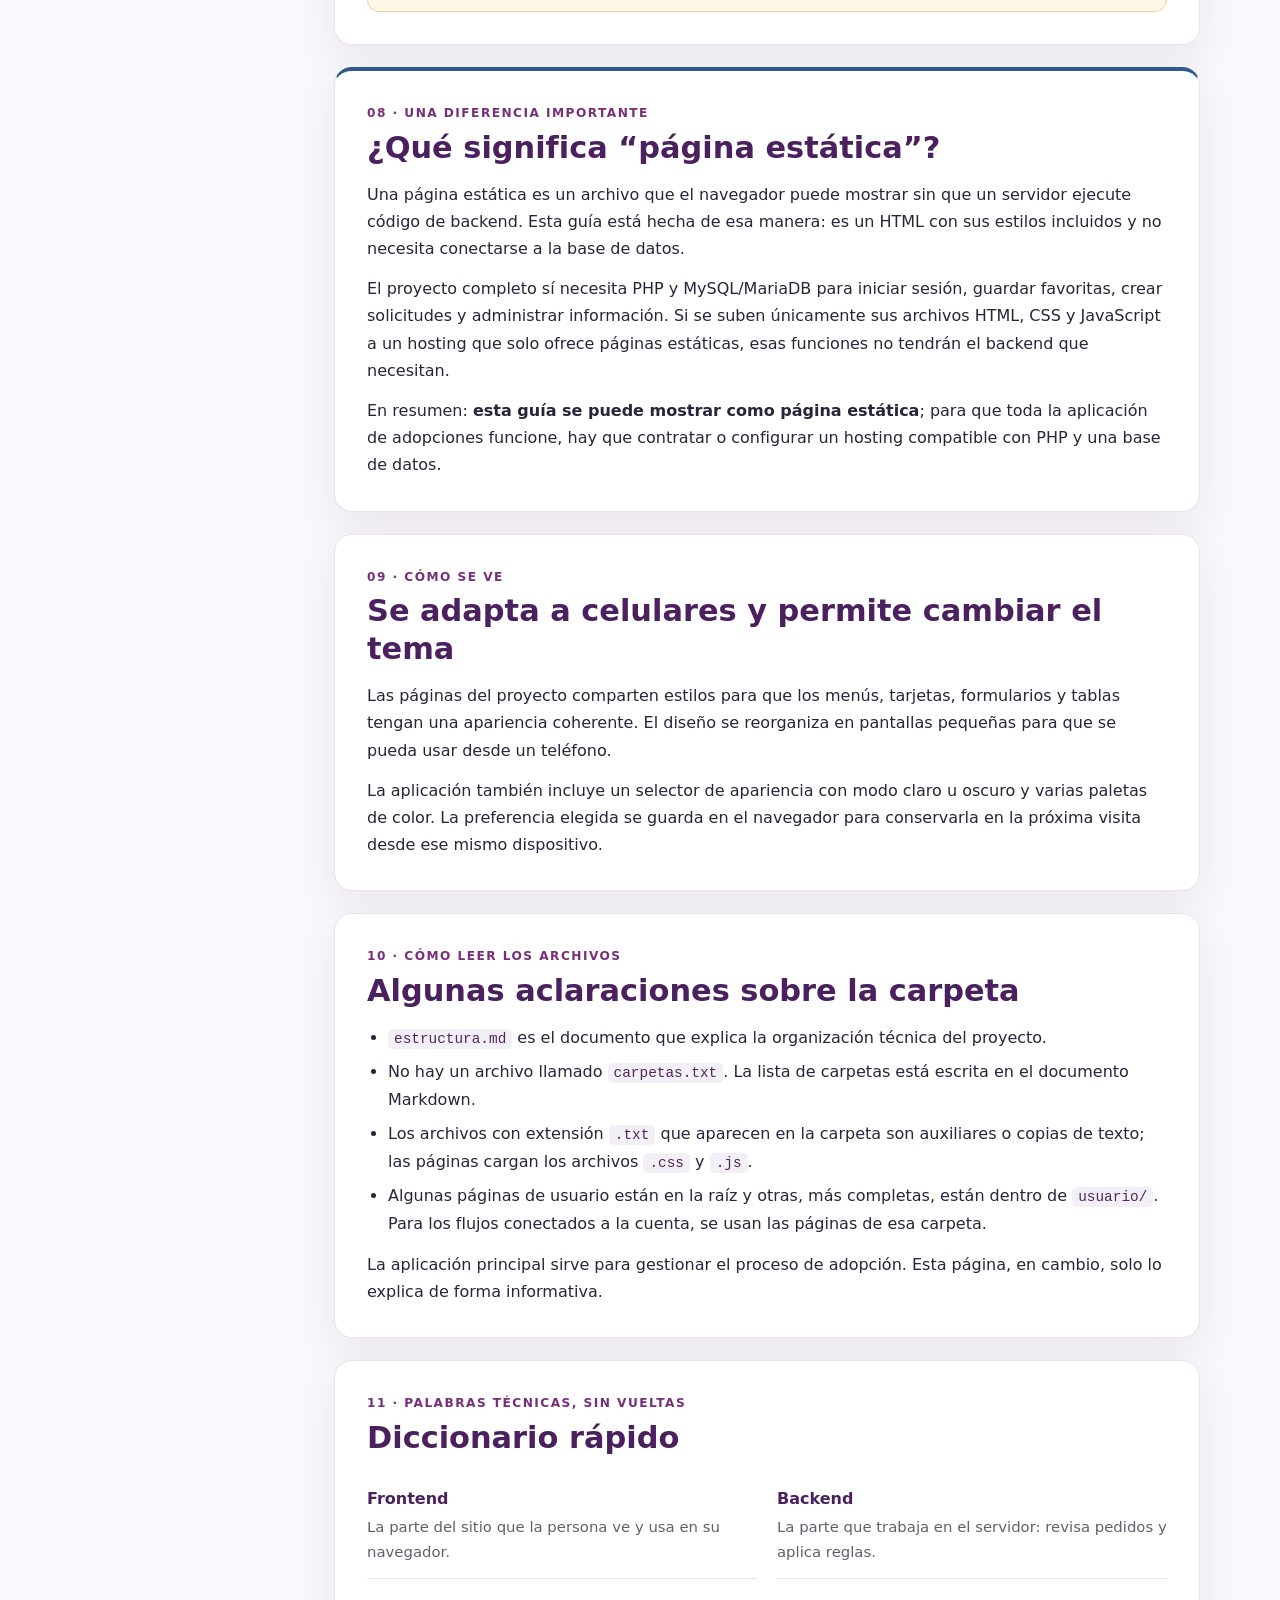
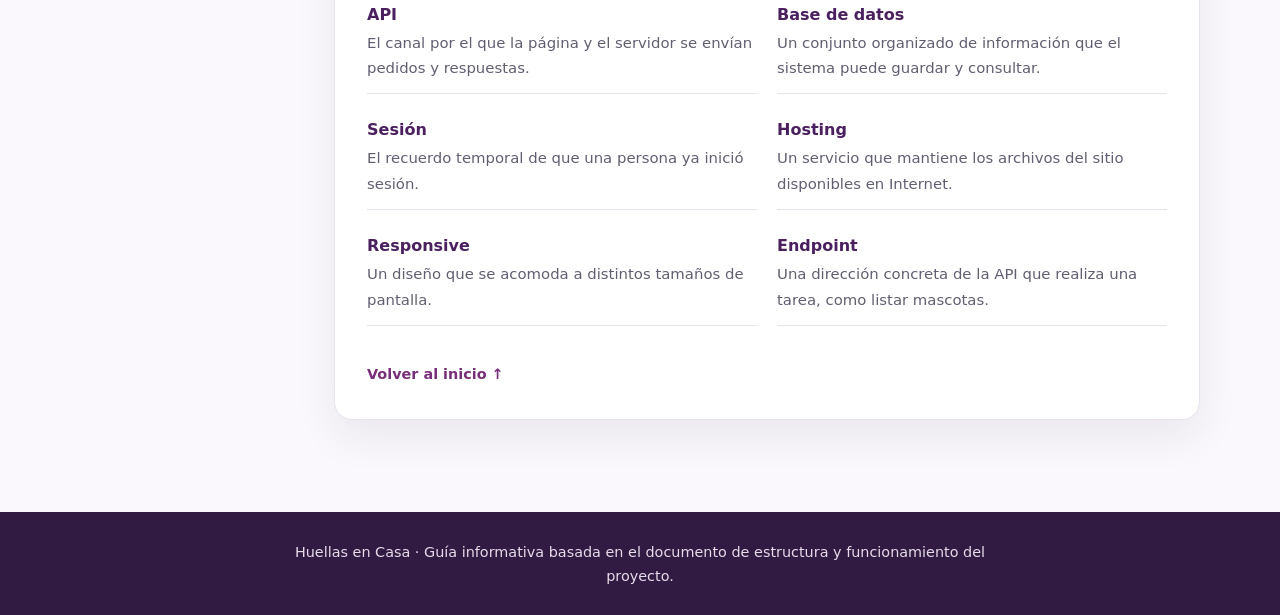
<file: funcionamiento/index.html>
<!DOCTYPE html>
<html lang="es">
<head>
    <meta charset="UTF-8">
    <meta name="viewport" content="width=device-width, initial-scale=1">
    <meta name="description" content="Una guía sencilla para entender qué hace Huellas en Casa y cómo funciona por dentro.">
    <title>Cómo funciona Huellas en Casa</title>
    <link rel="stylesheet" href="style.css">
</head>
<body id="arriba">
    <header class="topbar">
        <div class="topbar-inner">
            <a class="brand" href="#arriba">Huellas en Casa</a>
            <span class="topbar-note">Guía sencilla del proyecto</span>
        </div>
    </header>

    <section class="hero" aria-labelledby="titulo">
        <div class="hero-inner">
            <p class="eyebrow">Una explicación para todos</p>
            <h1 id="titulo">¿Cómo funciona Huellas en Casa?</h1>
            <p class="hero-lead">Esta guía cuenta, con palabras simples, qué hace el proyecto, qué pasos sigue una persona que quiere adoptar y qué partes trabajan juntas para que el sitio funcione.</p>
            <div class="hero-tags" aria-label="Temas de la guía">
                <span>El recorrido de adopción</span>
                <span>Las partes del sistema</span>
                <span>Qué necesita para funcionar</span>
            </div>
        </div>
    </section>

    <div class="page-layout">
        <aside class="contents" aria-label="Contenido de la guía">
            <h2>En esta página</h2>
            <ol>
                <li><a href="#resumen">La idea general</a></li>
                <li><a href="#recorrido">El recorrido</a></li>
                <li><a href="#personas">Quién puede hacer qué</a></li>
                <li><a href="#piezas">Las piezas del sitio</a></li>
                <li><a href="#datos">Qué información guarda</a></li>
                <li><a href="#seguridad">Privacidad y permisos</a></li>
                <li><a href="#puesta-en-marcha">Cómo se pone en marcha</a></li>
                <li><a href="#estatica">Alojamiento estático</a></li>
                <li><a href="#apariencia">Diseño y accesibilidad</a></li>
                <li><a href="#diccionario">Diccionario sencillo</a></li>
            </ol>
        </aside>

        <main>
            <p class="intro-note"><strong>En una frase:</strong> Huellas en Casa ayuda a mostrar mascotas, recibir solicitudes de adopción y organizar el trabajo del refugio. Esta página es una explicación; no modifica ni reemplaza la aplicación.</p>

            <section class="guide-section" id="resumen">
                <p class="section-kicker">01 · La idea general</p>
                <h2>Un lugar para encontrar un nuevo hogar</h2>
                <p>El sitio permite que las personas conozcan a las mascotas disponibles, lean sobre ellas y envíen una solicitud. El equipo del refugio puede revisar esas solicitudes y mantener actualizada la información.</p>
                <p>La información no queda guardada solamente en la página que ves. El sitio la envía a un servidor, y el servidor la guarda en una base de datos para poder consultarla más adelante.</p>
                <div class="analogy"><strong>Una comparación:</strong> la página es el mostrador que usa el público; el servidor es el personal que recibe y revisa los pedidos; la base de datos es el archivador donde se guardan.</div>
            </section>

            <section class="guide-section" id="recorrido">
                <p class="section-kicker">02 · Paso a paso</p>
                <h2>¿Qué hace una persona que quiere adoptar?</h2>
                <p class="muted">El recorrido típico desde que encuentra el sitio hasta que el refugio revisa su interés:</p>
                <div class="flow" aria-label="Pasos para solicitar una adopción">
                    <div class="flow-step"><strong>1. Explorar</strong><span>Ver las mascotas y buscar por nombre o especie.</span></div>
                    <div class="flow-step"><strong>2. Conocer</strong><span>Abrir el detalle para leer la información de una mascota.</span></div>
                    <div class="flow-step"><strong>3. Registrarse</strong><span>Crear una cuenta e iniciar sesión como adoptante.</span></div>
                    <div class="flow-step"><strong>4. Solicitar</strong><span>Confirmar el interés y explicar por qué quiere adoptar.</span></div>
                    <div class="flow-step"><strong>5. Revisar</strong><span>El refugio evalúa la solicitud y actualiza su estado.</span></div>
                </div>
                <div class="grid">
                    <article class="mini-card">
                        <h3>Buscar mascotas</h3>
                        <p>En el catálogo se puede filtrar por perro o gato, buscar por texto y ver cuáles están disponibles o marcadas como urgentes.</p>
                    </article>
                    <article class="mini-card">
                        <h3>Guardar favoritas</h3>
                        <p>Una persona con cuenta puede guardar mascotas para encontrarlas fácilmente después. Puede quitar una de sus favoritas cuando quiera.</p>
                    </article>
                    <article class="mini-card">
                        <h3>Seguir una solicitud</h3>
                        <p>La persona puede consultar sus solicitudes y ver si siguen pendientes, fueron aprobadas o fueron rechazadas.</p>
                    </article>
                    <article class="mini-card">
                        <h3>Completar el perfil</h3>
                        <p>El perfil reúne datos útiles para el proceso, como teléfono, tipo de vivienda, actividad y si hay niños en casa.</p>
                    </article>
                </div>
            </section>

            <section class="guide-section" id="personas">
                <p class="section-kicker">03 · Las personas y sus permisos</p>
                <h2>Hay dos tipos principales de cuenta</h2>
                <div class="grid">
                    <article class="mini-card">
                        <h3>Adoptante</h3>
                        <p>Puede consultar el catálogo, guardar favoritas, enviar solicitudes y revisar o editar su perfil.</p>
                    </article>
                    <article class="mini-card">
                        <h3>Administrador del refugio</h3>
                        <p>Puede agregar o actualizar mascotas, gestionar solicitudes, consultar adoptantes y ver estadísticas generales.</p>
                    </article>
                </div>
                <p class="space-top">Una persona que todavía no inició sesión puede ver la información pública y registrarse o ingresar. Las acciones personales requieren una cuenta.</p>
            </section>

            <section class="guide-section" id="piezas">
                <p class="section-kicker">04 · Qué hay detrás de la pantalla</p>
                <h2>Las piezas del sitio, explicadas fácil</h2>
                <div class="file-map">
                    <div class="file-row"><code>HTML</code><span>Son las páginas y los formularios que se ven en el navegador.</span></div>
                    <div class="file-row"><code>css/styles.css</code><span>Define los colores, tamaños, tarjetas, menú y cómo se acomodan las páginas en celulares.</span></div>
                    <div class="file-row"><code>js/</code><span>Son instrucciones para que el navegador responda a búsquedas, botones y formularios.</span></div>
                    <div class="file-row"><code>api/</code><span>Recibe pedidos del sitio, por ejemplo “mostrar mascotas” o “guardar esta solicitud”.</span></div>
                    <div class="file-row"><code>modelos/</code><span>Contiene las operaciones que consultan o actualizan la información guardada.</span></div>
                    <div class="file-row"><code>config/</code><span>Reúne ajustes de conexión y herramientas para responder y comprobar permisos.</span></div>
                    <div class="file-row"><code>base_de_datos/huellas.sql</code><span>Describe cómo se organiza la base de datos y contiene algunos datos iniciales.</span></div>
                    <div class="file-row"><code>img-mascotas/</code><span>Guarda las imágenes que se muestran en las fichas y las fotos que sube el administrador.</span></div>
                    <div class="file-row"><code>admin/ y usuario/</code><span>Contienen las páginas para el trabajo del administrador y las funciones de cada adoptante.</span></div>
                </div>
                <div class="analogy"><strong>Cómo viaja un pedido:</strong> el navegador envía una petición a la API; la API revisa quién la hizo y qué necesita; después consulta o actualiza la base de datos y devuelve una respuesta.</div>
            </section>

            <section class="guide-section" id="datos">
                <p class="section-kicker">05 · La información</p>
                <h2>¿Qué cosas guarda el sistema?</h2>
                <div class="table-wrap">
                    <table>
                        <thead><tr><th>Grupo</th><th>Qué representa</th></tr></thead>
                        <tbody>
                            <tr><td>Personas</td><td>La cuenta, datos de contacto y perfil. Las contraseñas se guardan protegidas, no como texto común.</td></tr>
                            <tr><td>Mascotas</td><td>Nombre, especie, edad, descripción, foto y estado de adopción.</td></tr>
                            <tr><td>Favoritas</td><td>La relación entre una persona y las mascotas que guardó.</td></tr>
                            <tr><td>Solicitudes</td><td>Quién se interesó por qué mascota, cuándo y cuál es el estado de la solicitud.</td></tr>
                        </tbody>
                    </table>
                </div>
                <p class="space-top">Así se conectan esos datos: una persona puede enviar varias solicitudes; cada solicitud corresponde a una mascota. También puede guardar varias mascotas favoritas.</p>
                <p>Los estados de las mascotas son <strong>Disponible</strong>, <strong>En proceso</strong> y <strong>Adoptada</strong>. Las solicitudes pueden quedar <strong>Pendientes</strong>, <strong>Aprobadas</strong> o <strong>Rechazadas</strong>.</p>
            </section>

            <section class="guide-section security" id="seguridad">
                <p class="section-kicker">06 · Cuidado de las cuentas</p>
                <h2>¿Cómo se controlan los permisos?</h2>
                <p>El sistema usa una sesión para recordar que una persona inició sesión. Las páginas pueden mostrar opciones según el tipo de cuenta, pero la comprobación importante también se hace en el servidor antes de realizar acciones privadas.</p>
                <ul class="plain-list">
                    <li>Solo una cuenta autorizada puede ver sus datos privados o sus solicitudes.</li>
                    <li>Las acciones de administración requieren una cuenta administradora.</li>
                    <li>Las contraseñas se guardan mediante una transformación de seguridad, en vez de guardarse directamente como fueron escritas.</li>
                    <li>El servidor valida los datos recibidos y puede rechazar pedidos incorrectos o sin permiso.</li>
                </ul>
                <p class="space-top-small">Por ejemplo, “no has iniciado sesión” y “no tienes permiso para administrar” son situaciones distintas; el servidor las reconoce y responde de manera diferente.</p>
            </section>

            <section class="guide-section" id="puesta-en-marcha">
                <p class="section-kicker">07 · Preparar el proyecto original</p>
                <h2>¿Qué se necesita para que funcione completo?</h2>
                <p>El proyecto principal no es solamente un conjunto de páginas. Para que funcionen el registro, el inicio de sesión, las solicitudes y la administración, también hace falta un servidor que pueda ejecutar PHP y una base de datos MySQL o MariaDB.</p>
                <ol class="plain-list">
                    <li>Colocar el proyecto en una carpeta servida por Apache.</li>
                    <li>Encender Apache y MySQL/MariaDB, por ejemplo desde XAMPP.</li>
                    <li>Importar el archivo <code>base_de_datos/huellas.sql</code> en la base de datos.</li>
                    <li>Revisar <code>config/conexion.php</code> para que coincidan los datos de conexión del entorno.</li>
                    <li>Abrir el sitio desde una dirección web del servidor, no desde un archivo local con <code>file://</code>.</li>
                </ol>
                <div class="notice"><strong>Importante:</strong> las credenciales incluidas en la configuración son para desarrollo local. Antes de publicar el sistema completo, la persona responsable del hosting debe configurar credenciales propias y seguras.</div>
            </section>

            <section class="guide-section static-note" id="estatica">
                <p class="section-kicker">08 · Una diferencia importante</p>
                <h2>¿Qué significa “página estática”?</h2>
                <p>Una página estática es un archivo que el navegador puede mostrar sin que un servidor ejecute código de backend. Esta guía está hecha de esa manera: es un HTML con sus estilos incluidos y no necesita conectarse a la base de datos.</p>
                <p>El proyecto completo sí necesita PHP y MySQL/MariaDB para iniciar sesión, guardar favoritas, crear solicitudes y administrar información. Si se suben únicamente sus archivos HTML, CSS y JavaScript a un hosting que solo ofrece páginas estáticas, esas funciones no tendrán el backend que necesitan.</p>
                <p>En resumen: <strong>esta guía se puede mostrar como página estática</strong>; para que toda la aplicación de adopciones funcione, hay que contratar o configurar un hosting compatible con PHP y una base de datos.</p>
            </section>

            <section class="guide-section" id="apariencia">
                <p class="section-kicker">09 · Cómo se ve</p>
                <h2>Se adapta a celulares y permite cambiar el tema</h2>
                <p>Las páginas del proyecto comparten estilos para que los menús, tarjetas, formularios y tablas tengan una apariencia coherente. El diseño se reorganiza en pantallas pequeñas para que se pueda usar desde un teléfono.</p>
                <p>La aplicación también incluye un selector de apariencia con modo claro u oscuro y varias paletas de color. La preferencia elegida se guarda en el navegador para conservarla en la próxima visita desde ese mismo dispositivo.</p>
            </section>

            <section class="guide-section" id="estado-actual">
                <p class="section-kicker">10 · Cómo leer los archivos</p>
                <h2>Algunas aclaraciones sobre la carpeta</h2>
                <ul class="plain-list">
                    <li><code>estructura.md</code> es el documento que explica la organización técnica del proyecto.</li>
                    <li>No hay un archivo llamado <code>carpetas.txt</code>. La lista de carpetas está escrita en el documento Markdown.</li>
                    <li>Los archivos con extensión <code>.txt</code> que aparecen en la carpeta son auxiliares o copias de texto; las páginas cargan los archivos <code>.css</code> y <code>.js</code>.</li>
                    <li>Algunas páginas de usuario están en la raíz y otras, más completas, están dentro de <code>usuario/</code>. Para los flujos conectados a la cuenta, se usan las páginas de esa carpeta.</li>
                </ul>
                <p class="space-top-small">La aplicación principal sirve para gestionar el proceso de adopción. Esta página, en cambio, solo lo explica de forma informativa.</p>
            </section>

            <section class="guide-section" id="diccionario">
                <p class="section-kicker">11 · Palabras técnicas, sin vueltas</p>
                <h2>Diccionario rápido</h2>
                <dl class="glossary">
                    <div><dt>Frontend</dt><dd>La parte del sitio que la persona ve y usa en su navegador.</dd></div>
                    <div><dt>Backend</dt><dd>La parte que trabaja en el servidor: revisa pedidos y aplica reglas.</dd></div>
                    <div><dt>API</dt><dd>El canal por el que la página y el servidor se envían pedidos y respuestas.</dd></div>
                    <div><dt>Base de datos</dt><dd>Un conjunto organizado de información que el sistema puede guardar y consultar.</dd></div>
                    <div><dt>Sesión</dt><dd>El recuerdo temporal de que una persona ya inició sesión.</dd></div>
                    <div><dt>Hosting</dt><dd>Un servicio que mantiene los archivos del sitio disponibles en Internet.</dd></div>
                    <div><dt>Responsive</dt><dd>Un diseño que se acomoda a distintos tamaños de pantalla.</dd></div>
                    <div><dt>Endpoint</dt><dd>Una dirección concreta de la API que realiza una tarea, como listar mascotas.</dd></div>
                </dl>
                <a class="back-top" href="#arriba">Volver al inicio ↑</a>
            </section>
        </main>
    </div>

    <footer>
        <p>Huellas en Casa · Guía informativa basada en el documento de estructura y funcionamiento del proyecto.</p>
    </footer>
</body>
</html>
</file>
<file: style.css>
:root {
            color-scheme: light;
            --ink: #29243a;
            --muted: #625e70;
            --brand: #782f79;
            --brand-dark: #4a205f;
            --pink: #f9e8f4;
            --lavender: #f2effb;
            --paper: #fff;
            --line: #e8e2ed;
            --green: #23725e;
            --blue: #315a8b;
            --shadow: 0 16px 40px rgba(48, 28, 62, .08);
        }

        * { box-sizing: border-box; }

        html { scroll-behavior: smooth; }

        body {
            margin: 0;
            background: #faf8fc;
            color: var(--ink);
            font-family: system-ui, -apple-system, "Segoe UI", sans-serif;
            font-size: 16px;
            line-height: 1.7;
        }

        a { color: var(--brand); }

        a:focus-visible, button:focus-visible {
            outline: 3px solid #e49acb;
            outline-offset: 3px;
        }

        .topbar {
            background: var(--paper);
            border-bottom: 1px solid var(--line);
        }

        .topbar-inner {
            width: min(1120px, calc(100% - 40px));
            min-height: 68px;
            margin: 0 auto;
            display: flex;
            align-items: center;
            justify-content: space-between;
            gap: 20px;
        }

        .brand {
            color: var(--brand-dark);
            font-size: 1.05rem;
            font-weight: 800;
            text-decoration: none;
        }

        .topbar-note {
            color: var(--muted);
            font-size: .9rem;
        }

        .hero {
            padding: 68px 20px 62px;
            color: #fff;
            background:
                radial-gradient(circle at 85% 20%, rgba(255,255,255,.2), transparent 25%),
                linear-gradient(125deg, #48215e, #883775 58%, #bd5798);
        }

        .hero-inner {
            width: min(1120px, 100%);
            margin: 0 auto;
        }

        .eyebrow {
            margin: 0 0 12px;
            color: #f5d9ec;
            font-size: .8rem;
            font-weight: 800;
            letter-spacing: .13em;
            text-transform: uppercase;
        }

        h1 {
            max-width: 760px;
            margin: 0;
            font-size: clamp(2.3rem, 6vw, 4.2rem);
            line-height: 1.08;
            letter-spacing: -.04em;
        }

        .hero-lead {
            max-width: 720px;
            margin: 22px 0 0;
            color: #fff;
            font-size: clamp(1.05rem, 2.2vw, 1.25rem);
        }

        .hero-tags {
            display: flex;
            flex-wrap: wrap;
            gap: 9px;
            margin-top: 25px;
        }

        .hero-tags span {
            padding: 6px 12px;
            border: 1px solid rgba(255,255,255,.36);
            border-radius: 999px;
            color: #fff;
            font-size: .88rem;
        }

        .page-layout {
            width: min(1120px, calc(100% - 40px));
            margin: 36px auto 70px;
            display: grid;
            grid-template-columns: 220px minmax(0, 1fr);
            gap: 34px;
            align-items: start;
        }

        .contents {
            position: sticky;
            top: 20px;
            padding: 20px 18px;
            border: 1px solid var(--line);
            border-radius: 16px;
            background: var(--paper);
            box-shadow: var(--shadow);
        }

        .contents h2 {
            margin: 0 0 12px;
            color: var(--brand-dark);
            font-size: .95rem;
        }

        .contents ol {
            margin: 0;
            padding-left: 19px;
        }

        .contents li {
            margin: 7px 0;
            color: var(--muted);
            font-size: .88rem;
        }

        .contents a {
            color: inherit;
            text-decoration: none;
        }

        .contents a:hover { color: var(--brand); }

        main { min-width: 0; }

        .intro-note {
            margin: 0 0 22px;
            padding: 16px 18px;
            border-left: 4px solid #be68a8;
            border-radius: 8px;
            background: var(--pink);
            color: #4c3150;
        }

        .guide-section {
            margin: 0 0 22px;
            padding: clamp(20px, 4vw, 32px);
            border: 1px solid var(--line);
            border-radius: 18px;
            background: var(--paper);
            box-shadow: var(--shadow);
            scroll-margin-top: 20px;
        }

        .section-kicker {
            margin: 0 0 5px;
            color: var(--brand);
            font-size: .76rem;
            font-weight: 800;
            letter-spacing: .12em;
            text-transform: uppercase;
        }

        h2 {
            margin: 0 0 14px;
            color: var(--brand-dark);
            font-size: clamp(1.45rem, 3vw, 1.9rem);
            line-height: 1.25;
        }

        h3 {
            margin: 0 0 7px;
            color: var(--ink);
            font-size: 1.05rem;
            line-height: 1.35;
        }

        p { margin: 0 0 13px; }
        p:last-child { margin-bottom: 0; }

        .muted { color: var(--muted); }

        .grid {
            display: grid;
            grid-template-columns: repeat(2, minmax(0, 1fr));
            gap: 14px;
            margin-top: 18px;
        }

        .mini-card {
            padding: 18px;
            border: 1px solid var(--line);
            border-radius: 13px;
            background: #fff;
        }

        .mini-card p {
            margin: 0;
            color: var(--muted);
            font-size: .94rem;
        }

        .number {
            display: inline-grid;
            width: 30px;
            height: 30px;
            margin-bottom: 9px;
            place-items: center;
            border-radius: 50%;
            background: var(--lavender);
            color: var(--brand-dark);
            font-size: .9rem;
            font-weight: 800;
        }

        .flow {
            display: grid;
            grid-template-columns: repeat(5, minmax(0, 1fr));
            gap: 10px;
            margin-top: 20px;
        }

        .flow-step {
            padding: 14px 12px;
            border-radius: 12px;
            background: var(--lavender);
            text-align: center;
        }

        .flow-step strong {
            display: block;
            margin-bottom: 4px;
            color: var(--brand-dark);
            font-size: .92rem;
        }

        .flow-step span {
            display: block;
            color: var(--muted);
            font-size: .8rem;
            line-height: 1.45;
        }

        .plain-list {
            margin: 12px 0 0;
            padding-left: 21px;
        }

        .plain-list li { margin: 7px 0; }

        .analogy {
            margin-top: 17px;
            padding: 17px 19px;
            border-radius: 12px;
            background: #f3f7f5;
            color: #315448;
        }

        .analogy strong { color: #214638; }

        .file-map {
            display: grid;
            gap: 10px;
            margin: 18px 0 0;
        }

        .file-row {
            display: grid;
            grid-template-columns: minmax(145px, .7fr) 1.6fr;
            gap: 14px;
            padding: 12px 14px;
            border-bottom: 1px solid var(--line);
        }

        .file-row:last-child { border-bottom: 0; }

        code {
            padding: 2px 6px;
            border-radius: 5px;
            background: #f2eff6;
            color: #512859;
            font-family: ui-monospace, Consolas, monospace;
            font-size: .9em;
            overflow-wrap: anywhere;
        }

        .table-wrap {
            margin-top: 16px;
            overflow-x: auto;
            border: 1px solid var(--line);
            border-radius: 12px;
        }

        table {
            width: 100%;
            border-collapse: collapse;
            background: #fff;
        }

        th, td {
            padding: 12px 14px;
            border-bottom: 1px solid var(--line);
            text-align: left;
            vertical-align: top;
        }

        th {
            background: var(--lavender);
            color: var(--brand-dark);
            font-size: .9rem;
        }

        td { color: var(--muted); }
        tr:last-child td { border-bottom: 0; }

        .notice {
            margin-top: 16px;
            padding: 17px 19px;
            border: 1px solid #ead3a2;
            border-radius: 12px;
            background: #fff8e9;
            color: #62491d;
        }

        .notice strong { color: #4b3512; }

        .security { border-top: 4px solid var(--green); }
        .static-note { border-top: 4px solid var(--blue); }

        .glossary {
            display: grid;
            grid-template-columns: repeat(2, minmax(0, 1fr));
            gap: 10px 20px;
            margin-top: 16px;
        }

        .glossary div {
            padding: 12px 0;
            border-bottom: 1px solid var(--line);
        }

        .glossary dt {
            color: var(--brand-dark);
            font-weight: 800;
        }

        .glossary dd {
            margin: 3px 0 0;
            color: var(--muted);
            font-size: .93rem;
        }

        .back-top {
            display: inline-block;
            margin-top: 20px;
            font-size: .9rem;
            font-weight: 700;
            text-decoration: none;
        }

        .space-top { margin-top: 16px; }
        .space-top-small { margin-top: 14px; }

        .system-diagram,
        .data-diagram {
            margin: 22px 0 0;
            padding: 18px;
            border: 1px solid var(--line);
            border-radius: 15px;
            background: linear-gradient(135deg, #fcf8fd, #f8f6fd);
        }

        .system-diagram figcaption,
        .data-diagram figcaption {
            margin-bottom: 14px;
            color: var(--brand-dark);
            font-size: .96rem;
            font-weight: 800;
        }

        .system-route {
            display: grid;
            grid-template-columns: minmax(0, 1fr) auto minmax(0, 1fr) auto minmax(0, 1fr) auto minmax(0, 1fr);
            gap: 8px;
            align-items: center;
        }

        .system-node {
            display: grid;
            min-height: 132px;
            padding: 12px 8px;
            justify-items: center;
            align-content: center;
            gap: 5px;
            border: 1px solid #e6d9ec;
            border-radius: 12px;
            background: #fff;
            text-align: center;
            box-shadow: 0 5px 16px rgba(48, 28, 62, .06);
        }

        .system-node strong {
            color: var(--brand-dark);
            font-size: .9rem;
            line-height: 1.25;
        }

        .system-node small {
            color: var(--muted);
            font-size: .78rem;
            line-height: 1.35;
        }

        .node-symbol {
            display: grid;
            width: 42px;
            height: 42px;
            margin-bottom: 3px;
            place-items: center;
            border-radius: 13px;
            background: #f3e7f3;
            color: var(--brand-dark);
            font-size: .72rem;
            font-weight: 900;
            letter-spacing: .04em;
        }

        .node-api .node-symbol { background: #e7f3ee; color: var(--green); }
        .node-php .node-symbol { background: #e9eff9; color: var(--blue); }
        .node-data .node-symbol { background: #fff2df; color: #8a5a18; }

        .route-arrow {
            color: #b05a9c;
            font-size: 1.35rem;
            font-weight: 800;
        }

        .data-links {
            display: grid;
            grid-template-columns: minmax(0, .8fr) minmax(0, 1fr) minmax(0, .8fr) minmax(0, 1fr) minmax(0, .8fr);
            gap: 8px;
            align-items: center;
        }

        .data-diagram,
        .data-links,
        .data-links > * {
            min-width: 0;
            max-width: 100%;
        }

        .data-node {
            display: grid;
            width: 100%;
            min-height: 104px;
            padding: 12px 8px;
            justify-items: center;
            align-content: center;
            gap: 4px;
            border: 1px solid #e6d9ec;
            border-radius: 12px;
            background: #fff;
            text-align: center;
        }

        .data-node strong {
            color: var(--brand-dark);
            font-size: .95rem;
        }

        .data-node small {
            color: var(--muted);
            font-size: .8rem;
            line-height: 1.3;
        }

        .data-icon {
            display: grid;
            width: 32px;
            height: 32px;
            place-items: center;
            border-radius: 50%;
            background: #f3e7f3;
            color: var(--brand-dark);
            font-weight: 900;
        }

        .request-node .data-icon { background: #fff2df; color: #8a5a18; }
        .pet-node .data-icon { background: #e7f3ee; color: var(--green); }

        .data-connection {
            display: grid;
            min-width: 0;
            justify-items: center;
            gap: 1px;
            color: var(--muted);
            font-size: .78rem;
            line-height: 1.25;
            text-align: center;
        }

        .data-connection b {
            color: #b05a9c;
            font-size: 1.15rem;
        }

        .diagram-caption {
            margin: 12px 0 0;
            color: var(--muted);
            font-size: .8rem;
            line-height: 1.45;
        }

        .admin-alert-graphic {
            max-width: 520px;
            margin: 20px auto 0;
            padding: 18px;
            border: 1px solid var(--line);
            border-radius: 16px;
            background: linear-gradient(145deg, #fcf8fd, #f5f0fa);
        }

        .alert-nav {
            display: inline-flex;
            min-height: 42px;
            padding: 7px 12px;
            align-items: center;
            gap: 10px;
            border-radius: 10px;
            background: var(--brand-dark);
            color: #fff;
            font-size: .85rem;
            font-weight: 700;
        }

        .alert-count {
            display: grid;
            width: 24px;
            height: 24px;
            place-items: center;
            border: 2px solid #fff;
            border-radius: 50%;
            background: #d94f61;
            color: #fff;
            font-size: .72rem;
        }

        .alert-card {
            display: flex;
            margin-top: 12px;
            padding: 14px;
            align-items: center;
            gap: 11px;
            border: 1px solid #eadfea;
            border-radius: 12px;
            background: #fff;
            box-shadow: 0 5px 16px rgba(48, 28, 62, .07);
        }

        .alert-dot {
            width: 11px;
            height: 11px;
            flex: 0 0 11px;
            border-radius: 50%;
            background: #d94f61;
            box-shadow: 0 0 0 5px #fbe9ed;
        }

        .alert-card > span:nth-child(2) {
            display: grid;
            min-width: 0;
            gap: 3px;
        }

        .alert-card strong {
            color: var(--brand-dark);
            font-size: .88rem;
        }

        .alert-card small {
            color: var(--muted);
            font-size: .76rem;
        }

        .alert-action {
            margin-left: auto;
            color: var(--brand);
            font-size: .78rem;
            font-weight: 800;
            white-space: nowrap;
        }

        footer {
            padding: 28px 20px;
            background: #321b43;
            color: #f8edf7;
            text-align: center;
        }

        footer p {
            max-width: 760px;
            margin: 0 auto;
            color: #e7dbea;
            font-size: .9rem;
        }

        @media (max-width: 850px) {
            .page-layout {
                grid-template-columns: 1fr;
                gap: 18px;
            }

            .contents { position: static; }
            .contents ol { columns: 2; }
            .flow { grid-template-columns: repeat(3, minmax(0, 1fr)); }
            .system-route { grid-template-columns: 1fr; }
            .route-arrow { transform: rotate(90deg); }
            .data-links {
                display: flex;
                width: 100%;
                flex-direction: column;
                align-items: stretch;
            }

            .data-node { width: 100%; }
            .data-connection {
                display: flex;
                flex-wrap: wrap;
                justify-content: center;
                gap: 4px 8px;
                overflow-wrap: anywhere;
            }
            .data-connection b { transform: rotate(90deg); }
        }

        @media (min-width: 851px) {
            .system-diagram,
            .data-diagram {
                width: calc(100% + 48px);
                margin-left: -24px;
                max-width: none;
            }

            .data-links {
                grid-template-columns: minmax(0, 1.15fr) minmax(0, .8fr) minmax(0, 1.15fr) minmax(0, .8fr) minmax(0, 1.15fr);
            }

            .data-node {
                min-height: 132px;
                padding: 16px 12px;
            }

            .data-node strong { font-size: 1.05rem; }
            .data-node small { font-size: .9rem; }
            .data-connection { font-size: .84rem; }
            .data-icon { width: 40px; height: 40px; }
        }

        @media (max-width: 560px) {
            .topbar-inner {
                width: min(100% - 28px, 1120px);
                min-height: 58px;
            }

            .topbar-note { font-size: .78rem; }
            .hero { padding: 50px 18px 44px; }
            .page-layout { width: min(100% - 24px, 1120px); margin-top: 18px; }
            .contents ol { columns: 1; }
            .grid, .glossary { grid-template-columns: 1fr; }
            .flow { grid-template-columns: 1fr 1fr; }
            .file-row { grid-template-columns: 1fr; gap: 3px; }
            th, td { padding: 10px; }
            .system-diagram, .data-diagram { padding: 14px; }
            .system-node { min-height: 96px; }
            .data-node { min-height: 90px; padding: 8px; }
            .data-connection { padding: 3px 0; }
            .alert-card { align-items: flex-start; flex-wrap: wrap; }
            .alert-action { margin-left: 22px; }
        }

        @media (prefers-reduced-motion: reduce) {
            html { scroll-behavior: auto; }
        }
</file>
<file: funcionamiento/style.css>
:root {
            color-scheme: light;
            --ink: #29243a;
            --muted: #625e70;
            --brand: #782f79;
            --brand-dark: #4a205f;
            --pink: #f9e8f4;
            --lavender: #f2effb;
            --paper: #fff;
            --line: #e8e2ed;
            --green: #23725e;
            --blue: #315a8b;
            --shadow: 0 16px 40px rgba(48, 28, 62, .08);
        }

        * { box-sizing: border-box; }

        html { scroll-behavior: smooth; }

        body {
            margin: 0;
            background: #faf8fc;
            color: var(--ink);
            font-family: system-ui, -apple-system, "Segoe UI", sans-serif;
            font-size: 16px;
            line-height: 1.7;
        }

        a { color: var(--brand); }

        a:focus-visible, button:focus-visible {
            outline: 3px solid #e49acb;
            outline-offset: 3px;
        }

        .topbar {
            background: var(--paper);
            border-bottom: 1px solid var(--line);
        }

        .topbar-inner {
            width: min(1120px, calc(100% - 40px));
            min-height: 68px;
            margin: 0 auto;
            display: flex;
            align-items: center;
            justify-content: space-between;
            gap: 20px;
        }

        .brand {
            color: var(--brand-dark);
            font-size: 1.05rem;
            font-weight: 800;
            text-decoration: none;
        }

        .topbar-note {
            color: var(--muted);
            font-size: .9rem;
        }

        .hero {
            padding: 68px 20px 62px;
            color: #fff;
            background:
                radial-gradient(circle at 85% 20%, rgba(255,255,255,.2), transparent 25%),
                linear-gradient(125deg, #48215e, #883775 58%, #bd5798);
        }

        .hero-inner {
            width: min(1120px, 100%);
            margin: 0 auto;
        }

        .eyebrow {
            margin: 0 0 12px;
            color: #f5d9ec;
            font-size: .8rem;
            font-weight: 800;
            letter-spacing: .13em;
            text-transform: uppercase;
        }

        h1 {
            max-width: 760px;
            margin: 0;
            font-size: clamp(2.3rem, 6vw, 4.2rem);
            line-height: 1.08;
            letter-spacing: -.04em;
        }

        .hero-lead {
            max-width: 720px;
            margin: 22px 0 0;
            color: #fff;
            font-size: clamp(1.05rem, 2.2vw, 1.25rem);
        }

        .hero-tags {
            display: flex;
            flex-wrap: wrap;
            gap: 9px;
            margin-top: 25px;
        }

        .hero-tags span {
            padding: 6px 12px;
            border: 1px solid rgba(255,255,255,.36);
            border-radius: 999px;
            color: #fff;
            font-size: .88rem;
        }

        .page-layout {
            width: min(1120px, calc(100% - 40px));
            margin: 36px auto 70px;
            display: grid;
            grid-template-columns: 220px minmax(0, 1fr);
            gap: 34px;
            align-items: start;
        }

        .contents {
            position: sticky;
            top: 20px;
            padding: 20px 18px;
            border: 1px solid var(--line);
            border-radius: 16px;
            background: var(--paper);
            box-shadow: var(--shadow);
        }

        .contents h2 {
            margin: 0 0 12px;
            color: var(--brand-dark);
            font-size: .95rem;
        }

        .contents ol {
            margin: 0;
            padding-left: 19px;
        }

        .contents li {
            margin: 7px 0;
            color: var(--muted);
            font-size: .88rem;
        }

        .contents a {
            color: inherit;
            text-decoration: none;
        }

        .contents a:hover { color: var(--brand); }

        main { min-width: 0; }

        .intro-note {
            margin: 0 0 22px;
            padding: 16px 18px;
            border-left: 4px solid #be68a8;
            border-radius: 8px;
            background: var(--pink);
            color: #4c3150;
        }

        .guide-section {
            margin: 0 0 22px;
            padding: clamp(20px, 4vw, 32px);
            border: 1px solid var(--line);
            border-radius: 18px;
            background: var(--paper);
            box-shadow: var(--shadow);
            scroll-margin-top: 20px;
        }

        .section-kicker {
            margin: 0 0 5px;
            color: var(--brand);
            font-size: .76rem;
            font-weight: 800;
            letter-spacing: .12em;
            text-transform: uppercase;
        }

        h2 {
            margin: 0 0 14px;
            color: var(--brand-dark);
            font-size: clamp(1.45rem, 3vw, 1.9rem);
            line-height: 1.25;
        }

        h3 {
            margin: 0 0 7px;
            color: var(--ink);
            font-size: 1.05rem;
            line-height: 1.35;
        }

        p { margin: 0 0 13px; }
        p:last-child { margin-bottom: 0; }

        .muted { color: var(--muted); }

        .grid {
            display: grid;
            grid-template-columns: repeat(2, minmax(0, 1fr));
            gap: 14px;
            margin-top: 18px;
        }

        .mini-card {
            padding: 18px;
            border: 1px solid var(--line);
            border-radius: 13px;
            background: #fff;
        }

        .mini-card p {
            margin: 0;
            color: var(--muted);
            font-size: .94rem;
        }

        .number {
            display: inline-grid;
            width: 30px;
            height: 30px;
            margin-bottom: 9px;
            place-items: center;
            border-radius: 50%;
            background: var(--lavender);
            color: var(--brand-dark);
            font-size: .9rem;
            font-weight: 800;
        }

        .flow {
            display: grid;
            grid-template-columns: repeat(5, minmax(0, 1fr));
            gap: 10px;
            margin-top: 20px;
        }

        .flow-step {
            padding: 14px 12px;
            border-radius: 12px;
            background: var(--lavender);
            text-align: center;
        }

        .flow-step strong {
            display: block;
            margin-bottom: 4px;
            color: var(--brand-dark);
            font-size: .92rem;
        }

        .flow-step span {
            display: block;
            color: var(--muted);
            font-size: .8rem;
            line-height: 1.45;
        }

        .plain-list {
            margin: 12px 0 0;
            padding-left: 21px;
        }

        .plain-list li { margin: 7px 0; }

        .analogy {
            margin-top: 17px;
            padding: 17px 19px;
            border-radius: 12px;
            background: #f3f7f5;
            color: #315448;
        }

        .analogy strong { color: #214638; }

        .file-map {
            display: grid;
            gap: 10px;
            margin: 18px 0 0;
        }

        .file-row {
            display: grid;
            grid-template-columns: minmax(145px, .7fr) 1.6fr;
            gap: 14px;
            padding: 12px 14px;
            border-bottom: 1px solid var(--line);
        }

        .file-row:last-child { border-bottom: 0; }

        code {
            padding: 2px 6px;
            border-radius: 5px;
            background: #f2eff6;
            color: #512859;
            font-family: ui-monospace, Consolas, monospace;
            font-size: .9em;
            overflow-wrap: anywhere;
        }

        .table-wrap {
            margin-top: 16px;
            overflow-x: auto;
            border: 1px solid var(--line);
            border-radius: 12px;
        }

        table {
            width: 100%;
            border-collapse: collapse;
            background: #fff;
        }

        th, td {
            padding: 12px 14px;
            border-bottom: 1px solid var(--line);
            text-align: left;
            vertical-align: top;
        }

        th {
            background: var(--lavender);
            color: var(--brand-dark);
            font-size: .9rem;
        }

        td { color: var(--muted); }
        tr:last-child td { border-bottom: 0; }

        .notice {
            margin-top: 16px;
            padding: 17px 19px;
            border: 1px solid #ead3a2;
            border-radius: 12px;
            background: #fff8e9;
            color: #62491d;
        }

        .notice strong { color: #4b3512; }

        .security { border-top: 4px solid var(--green); }
        .static-note { border-top: 4px solid var(--blue); }

        .glossary {
            display: grid;
            grid-template-columns: repeat(2, minmax(0, 1fr));
            gap: 10px 20px;
            margin-top: 16px;
        }

        .glossary div {
            padding: 12px 0;
            border-bottom: 1px solid var(--line);
        }

        .glossary dt {
            color: var(--brand-dark);
            font-weight: 800;
        }

        .glossary dd {
            margin: 3px 0 0;
            color: var(--muted);
            font-size: .93rem;
        }

        .back-top {
            display: inline-block;
            margin-top: 20px;
            font-size: .9rem;
            font-weight: 700;
            text-decoration: none;
        }

        .space-top { margin-top: 16px; }
        .space-top-small { margin-top: 14px; }

        footer {
            padding: 28px 20px;
            background: #321b43;
            color: #f8edf7;
            text-align: center;
        }

        footer p {
            max-width: 760px;
            margin: 0 auto;
            color: #e7dbea;
            font-size: .9rem;
        }

        @media (max-width: 850px) {
            .page-layout {
                grid-template-columns: 1fr;
                gap: 18px;
            }

            .contents { position: static; }
            .contents ol { columns: 2; }
            .flow { grid-template-columns: repeat(3, minmax(0, 1fr)); }
        }

        @media (max-width: 560px) {
            .topbar-inner {
                width: min(100% - 28px, 1120px);
                min-height: 58px;
            }

            .topbar-note { font-size: .78rem; }
            .hero { padding: 50px 18px 44px; }
            .page-layout { width: min(100% - 24px, 1120px); margin-top: 18px; }
            .contents ol { columns: 1; }
            .grid, .glossary { grid-template-columns: 1fr; }
            .flow { grid-template-columns: 1fr 1fr; }
            .file-row { grid-template-columns: 1fr; gap: 3px; }
            th, td { padding: 10px; }
        }

        @media (prefers-reduced-motion: reduce) {
            html { scroll-behavior: auto; }
        }
</file>
